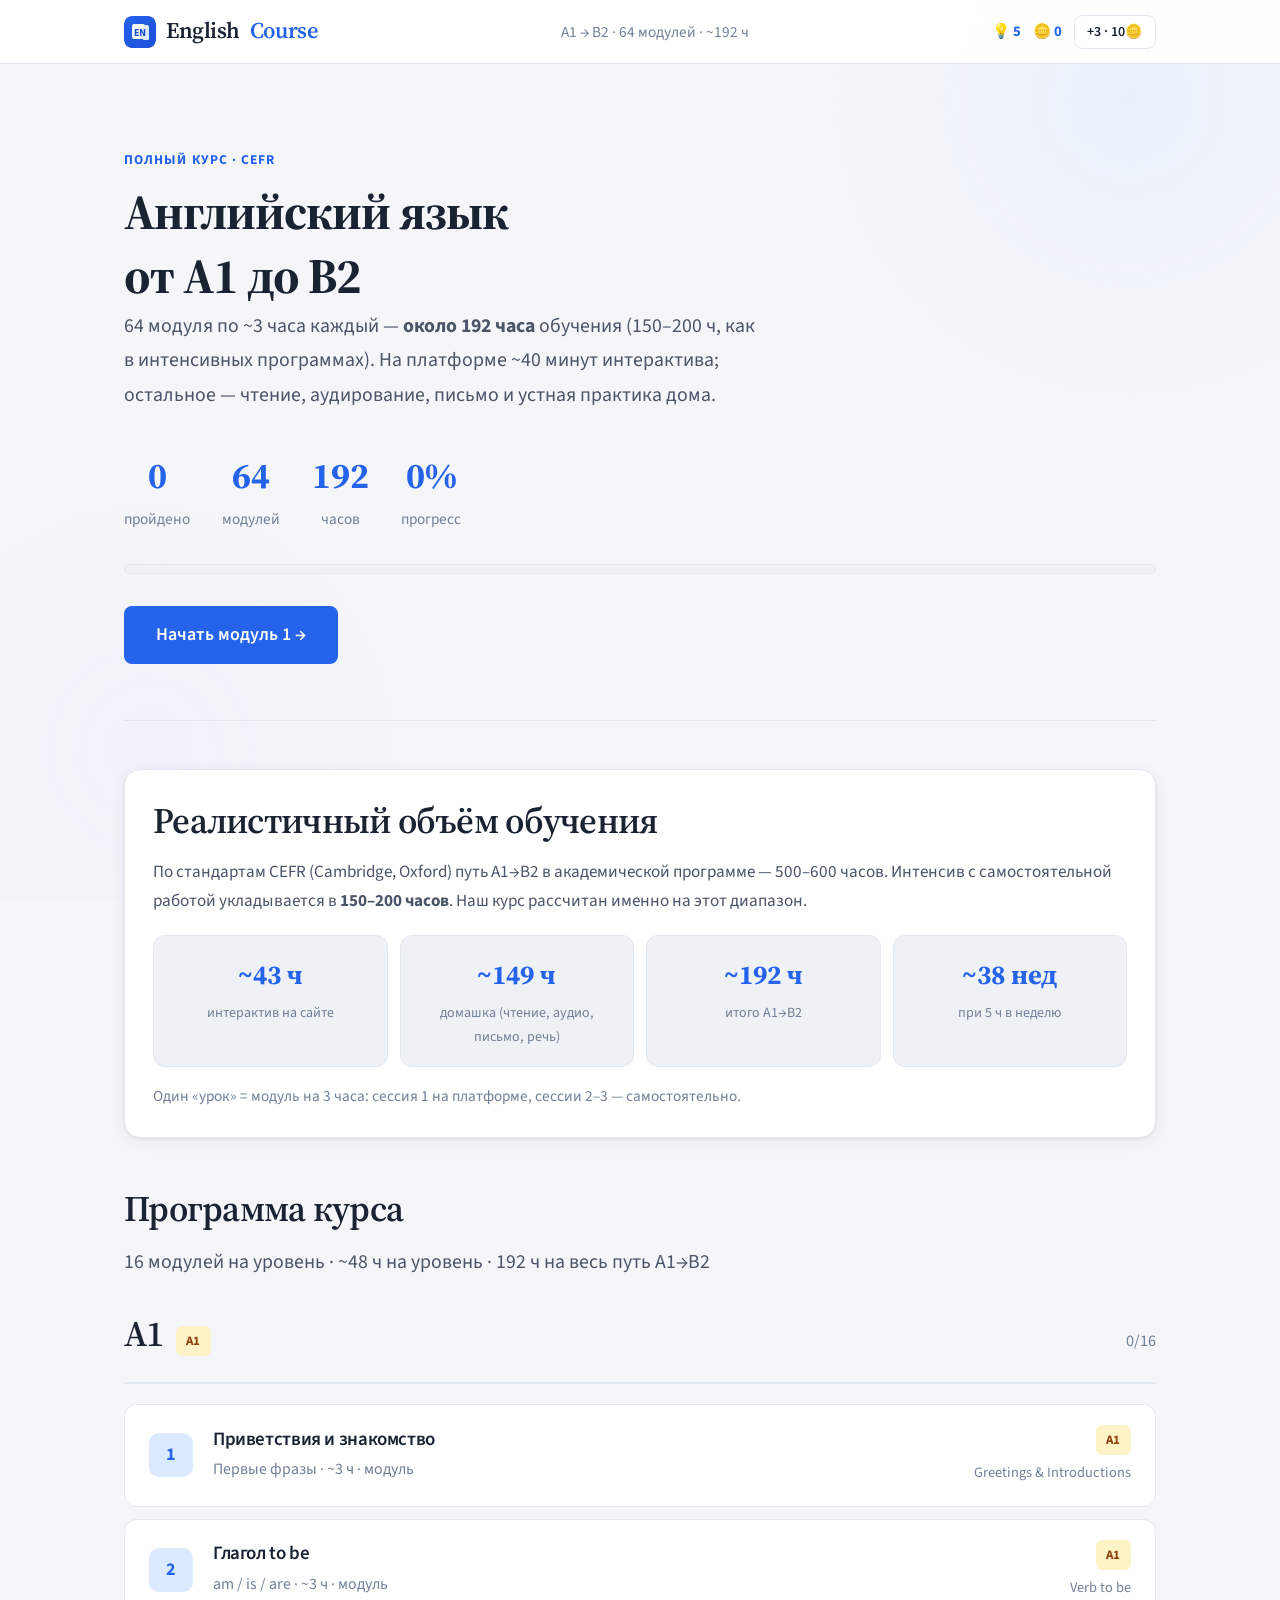
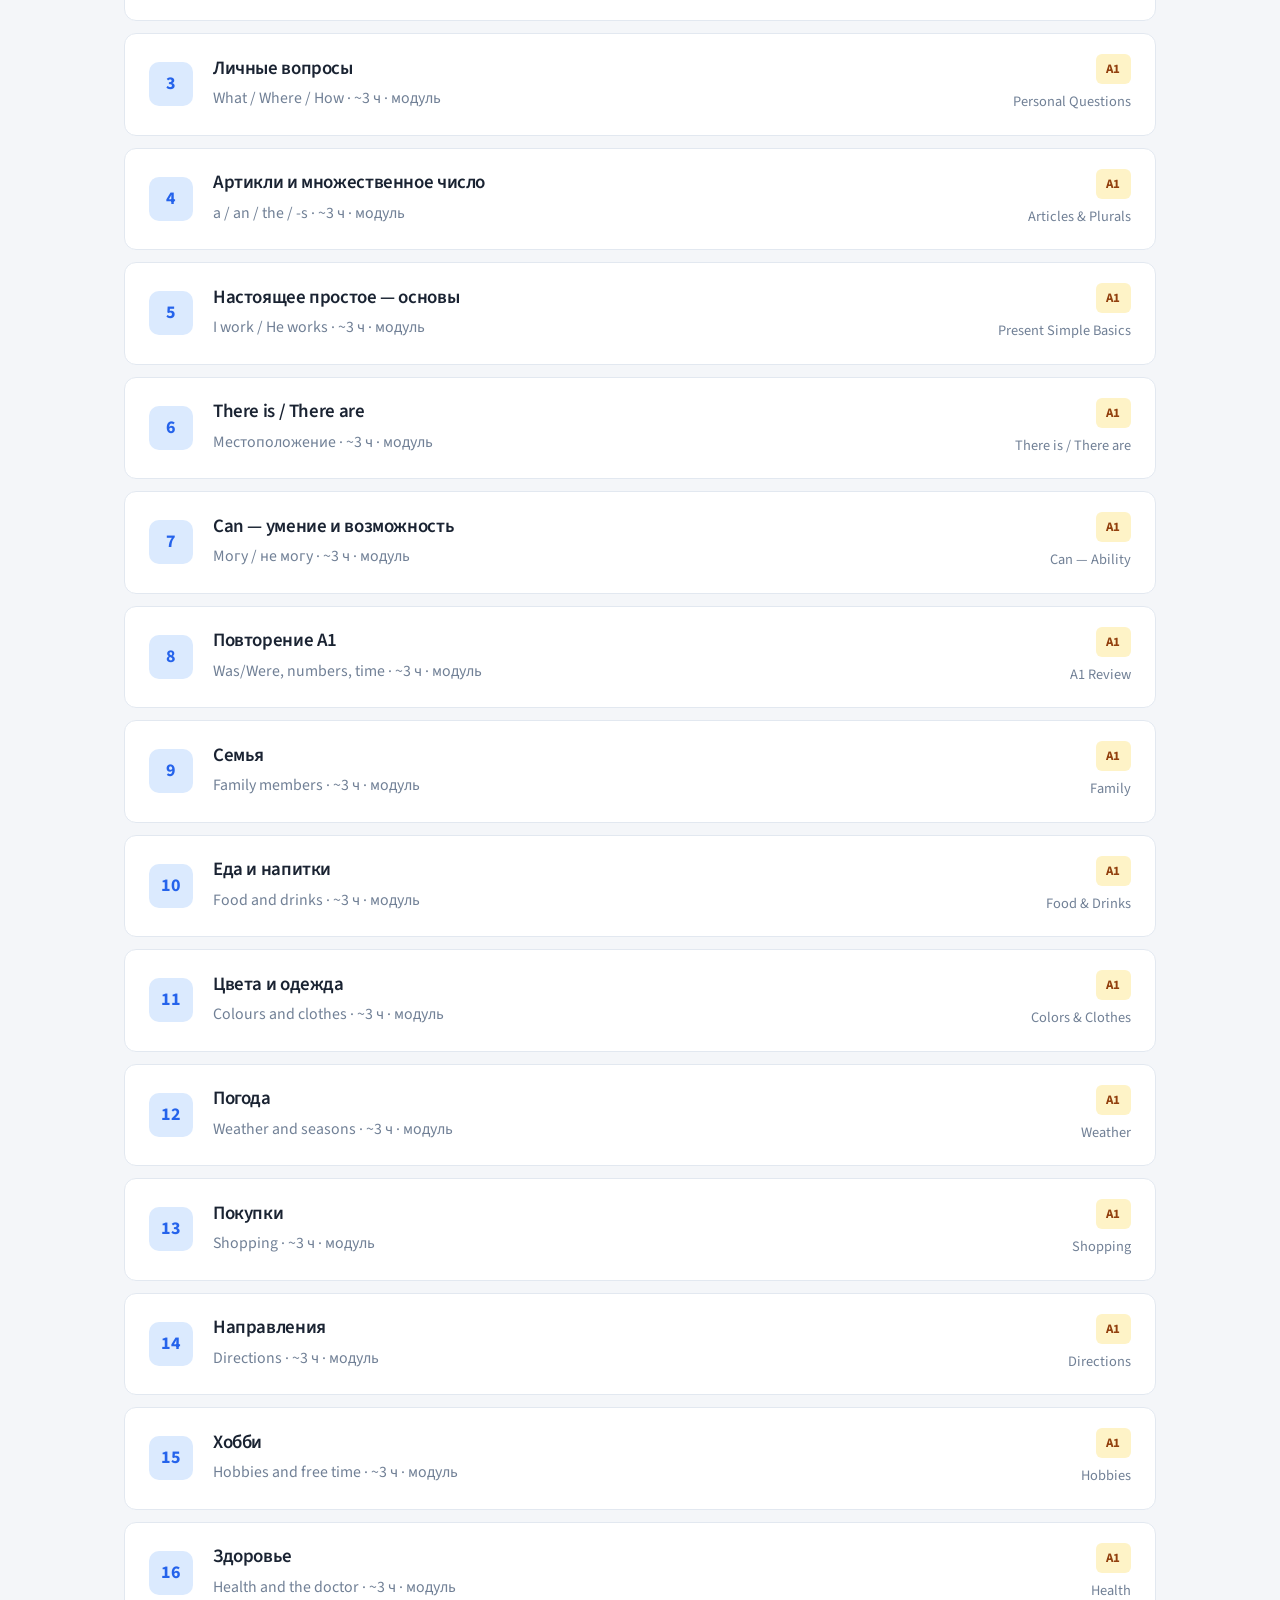
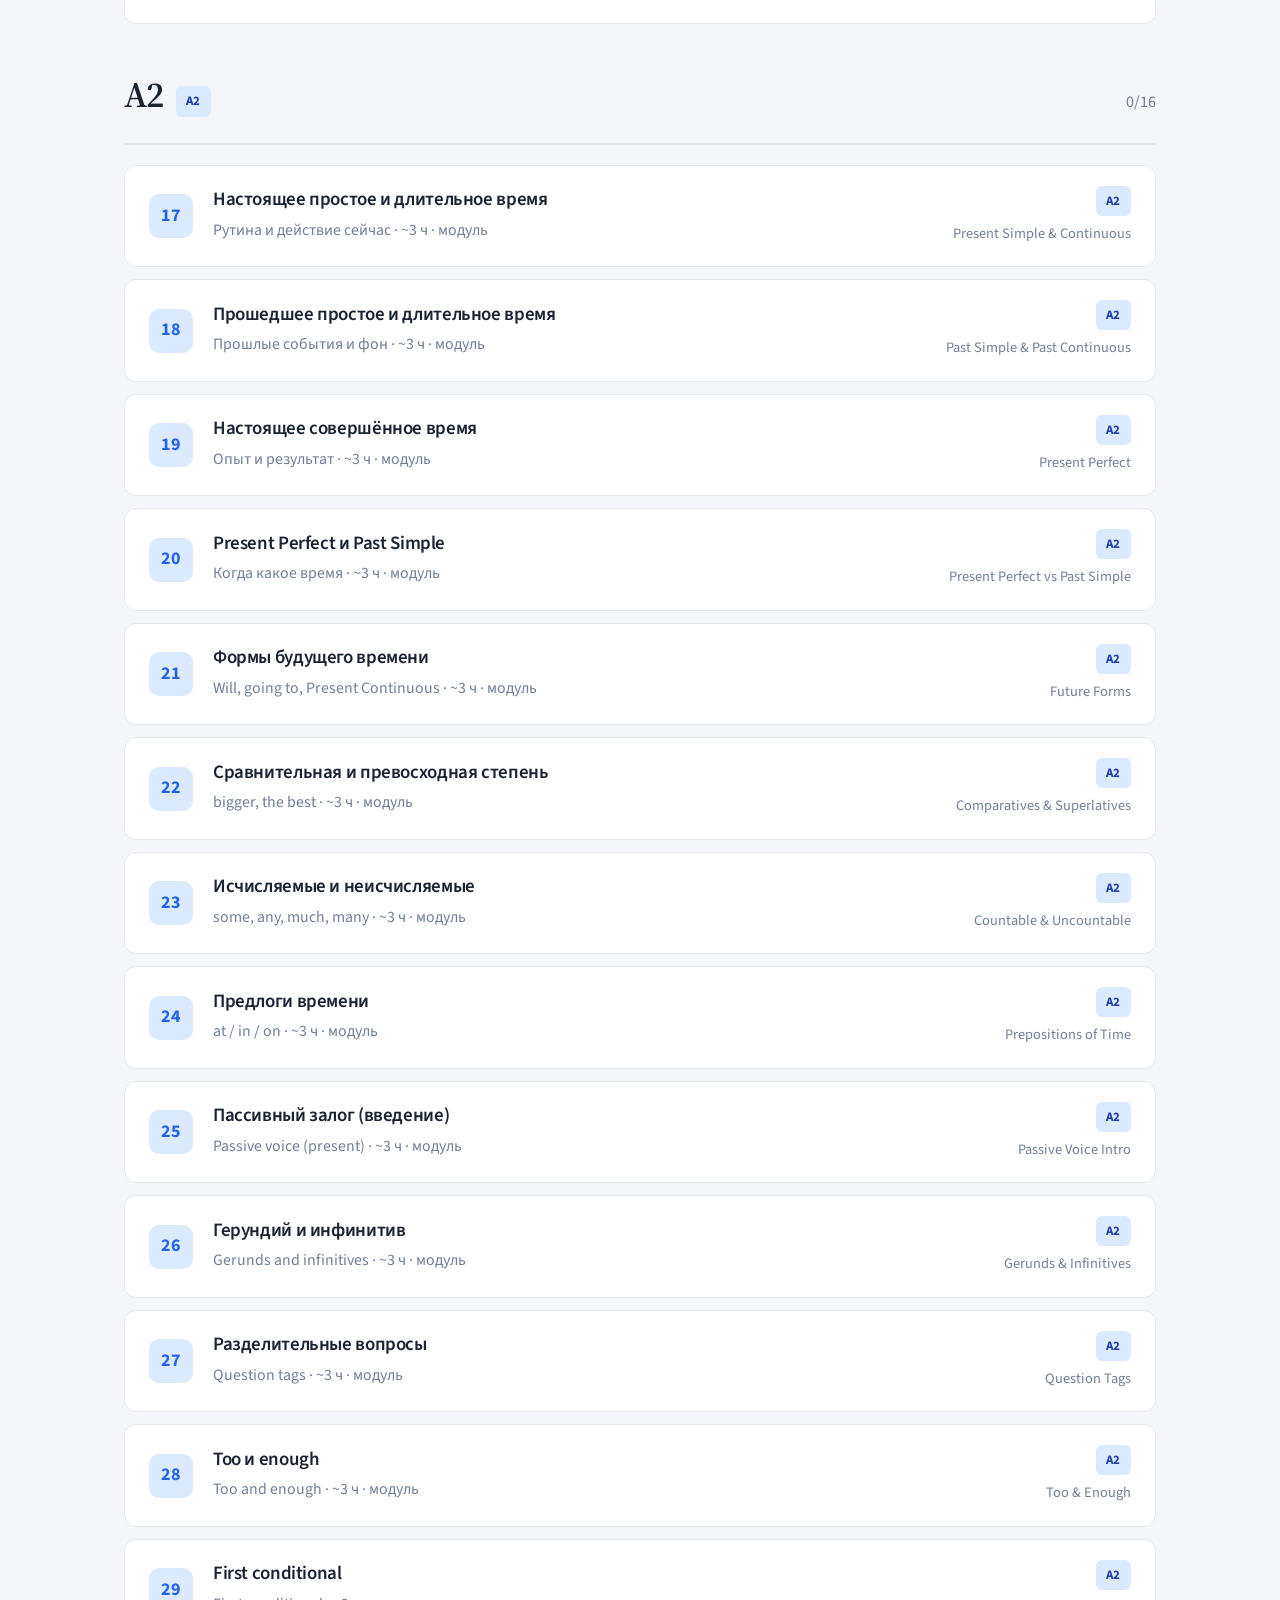
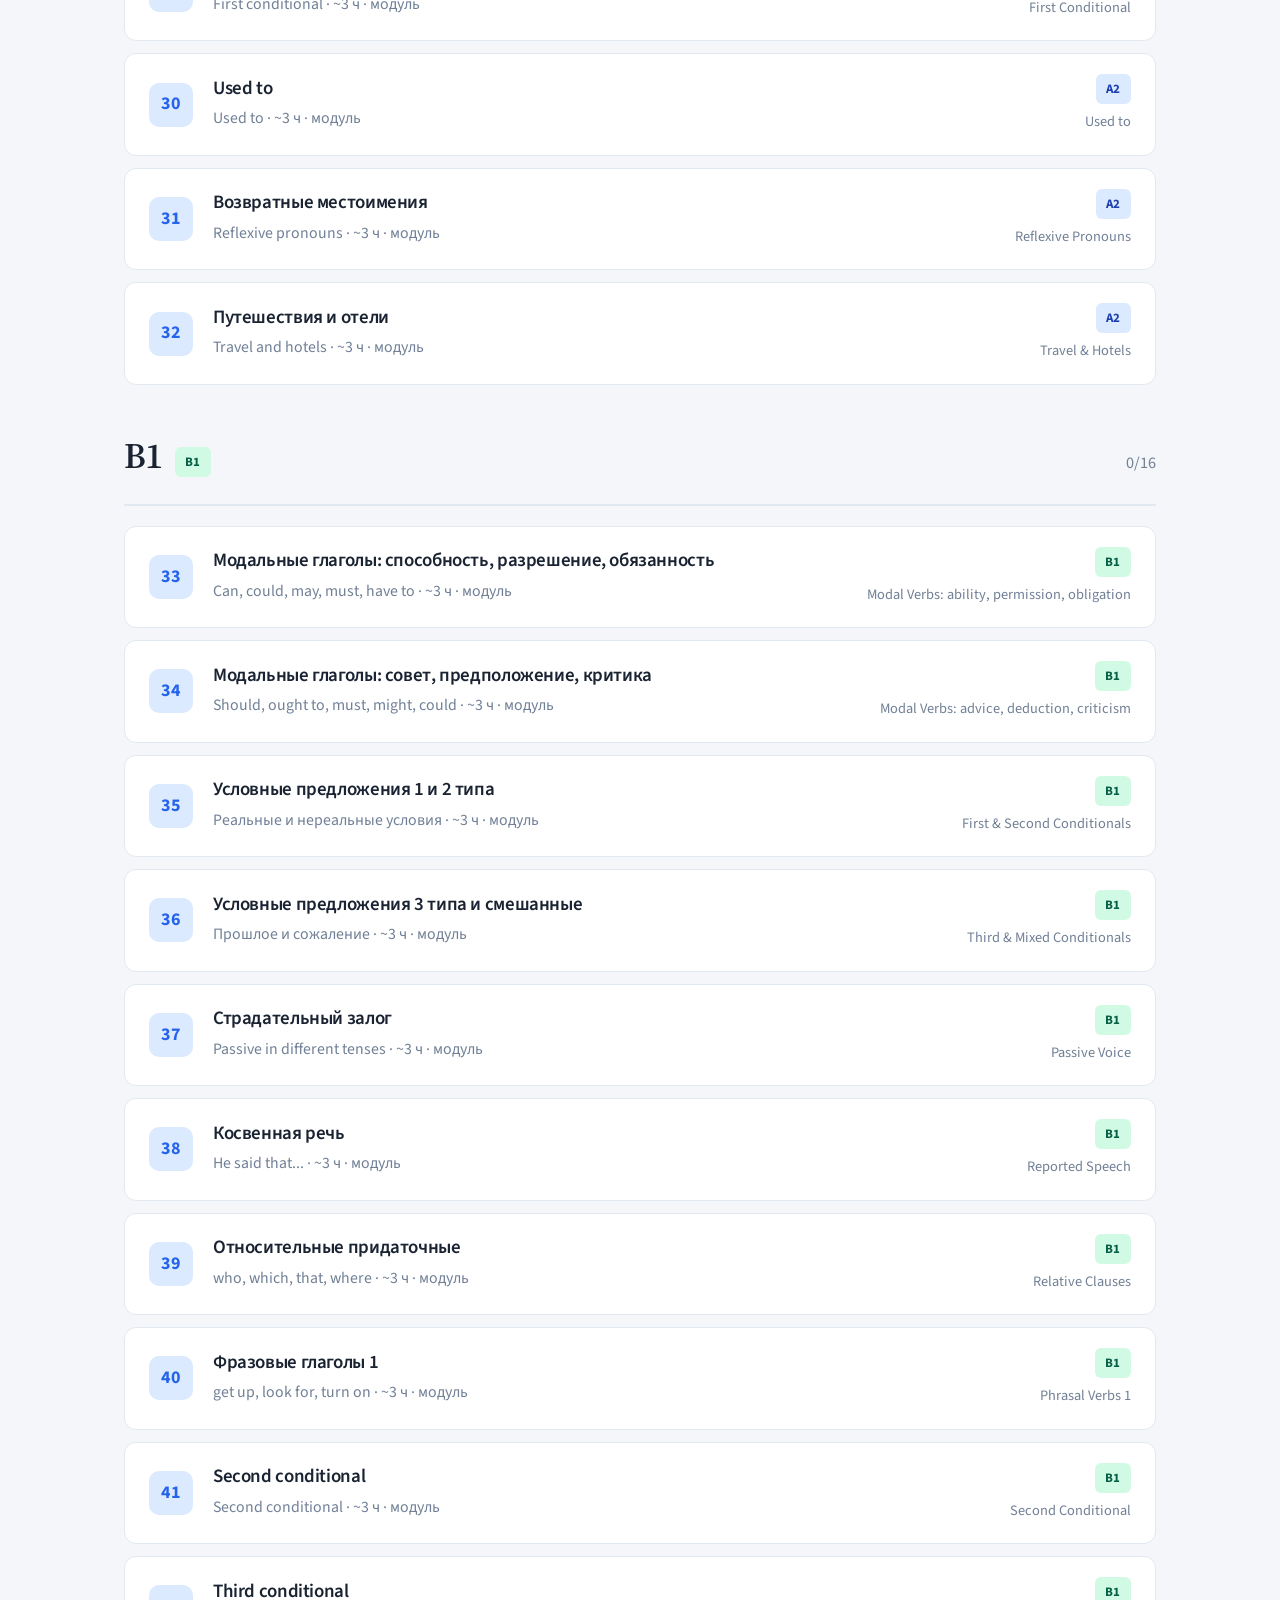
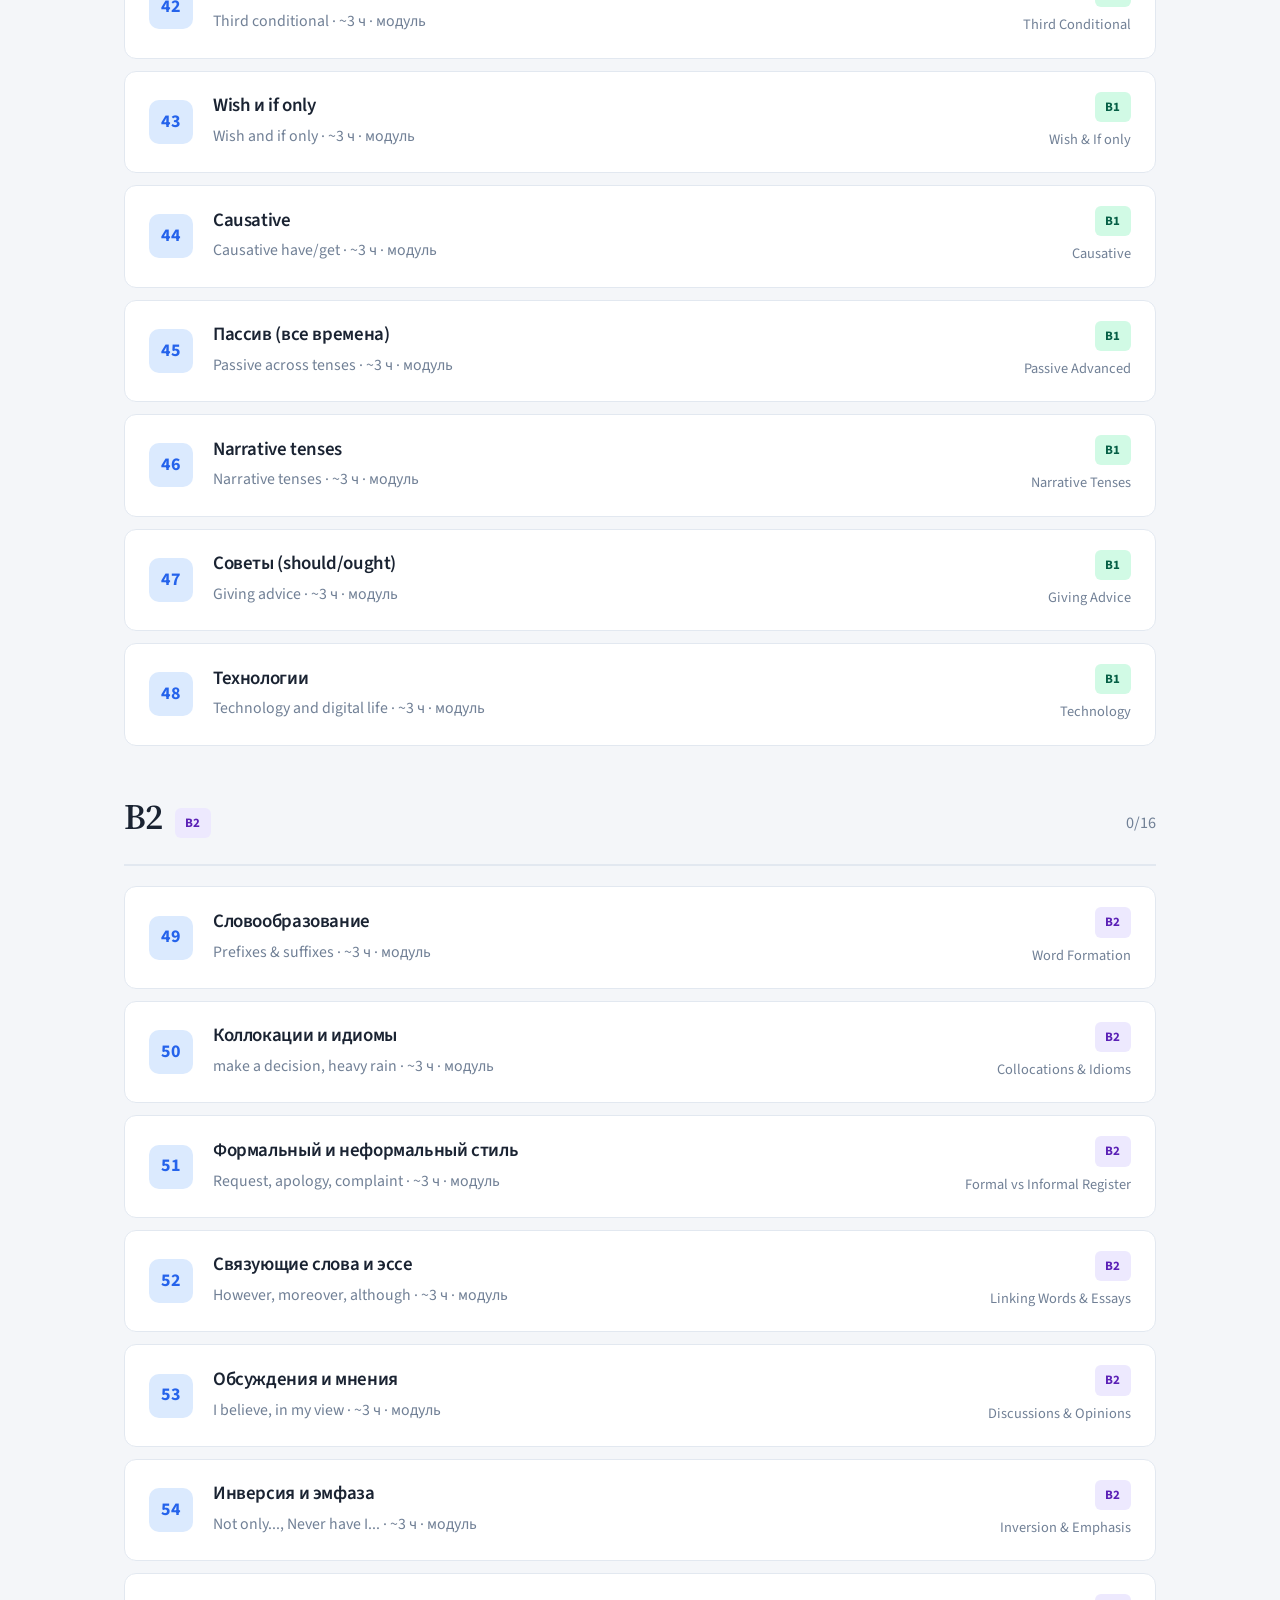
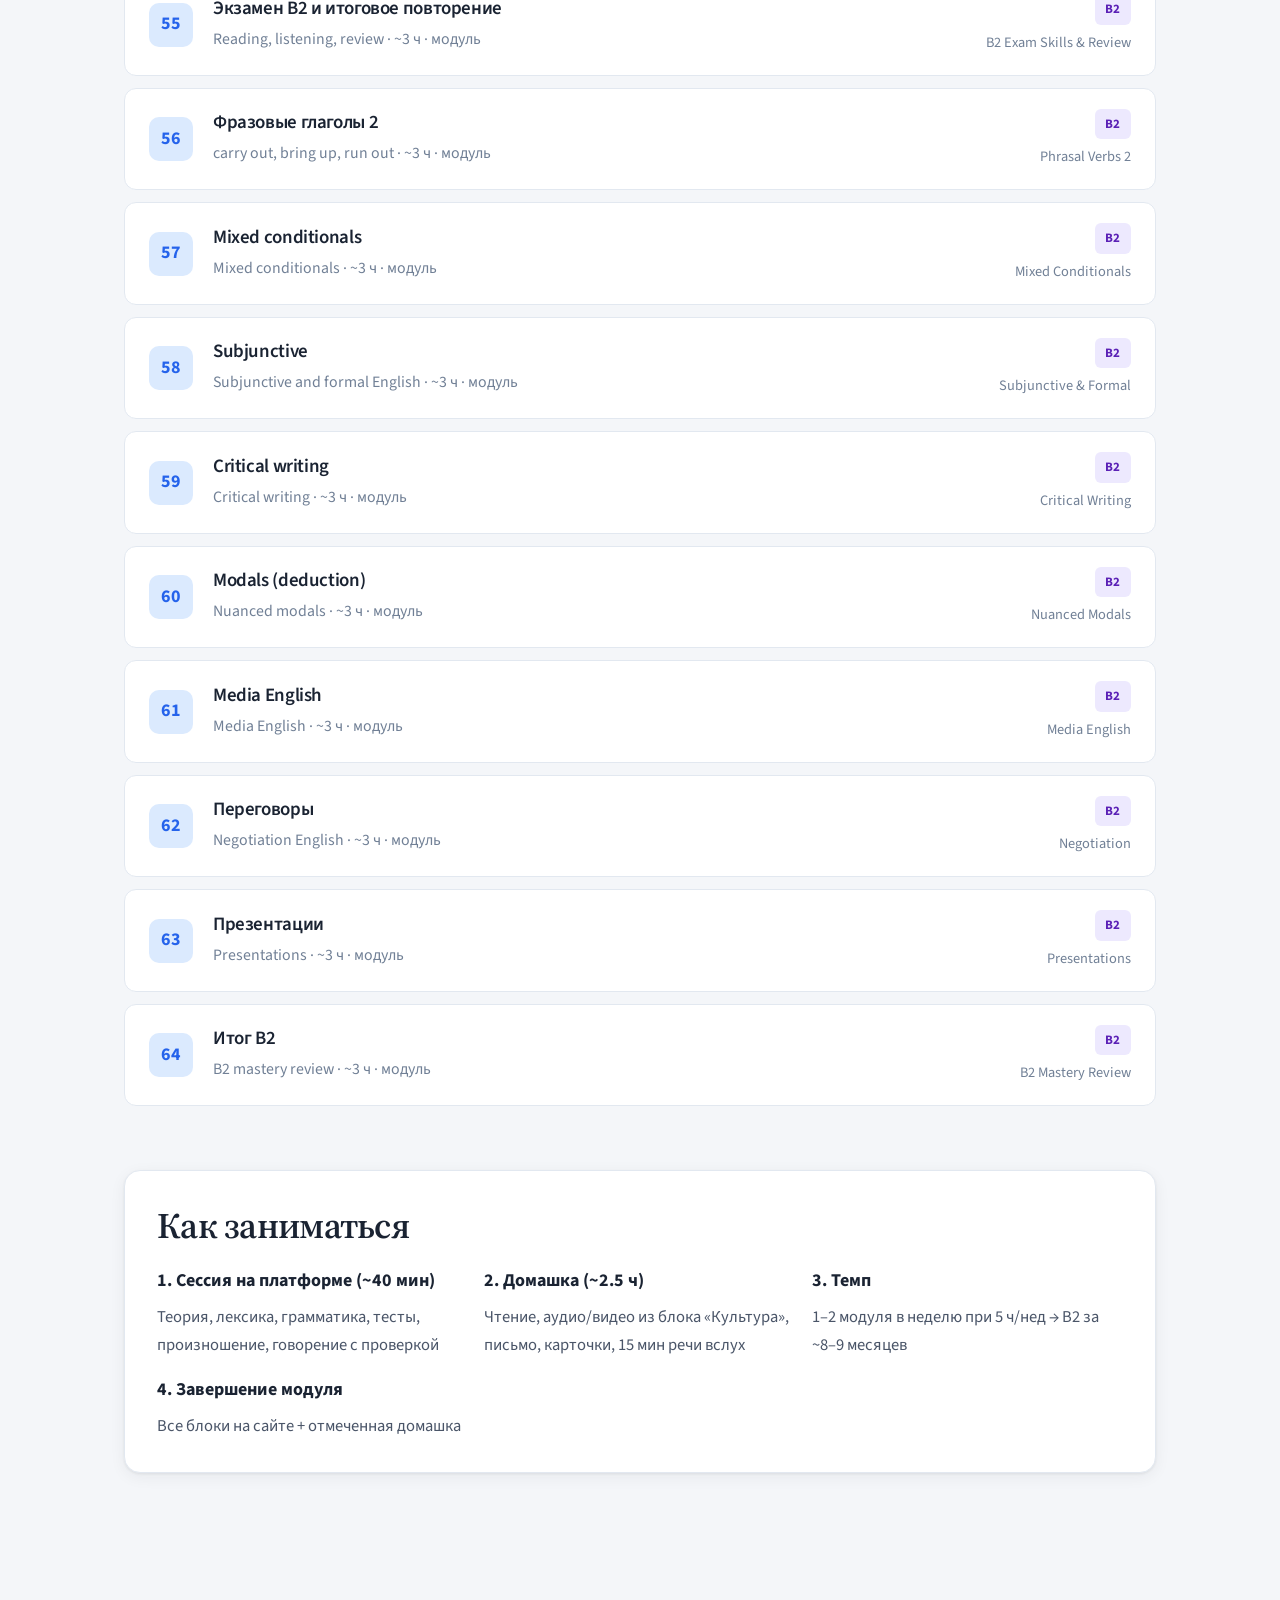
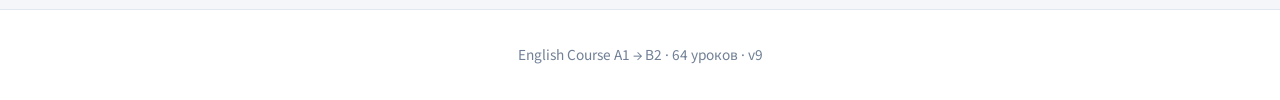
<file: index.html>
<!DOCTYPE html>
<html lang="ru">
<head>
  <meta charset="UTF-8">
  <meta name="viewport" content="width=device-width, initial-scale=1.0">
  <title>English Course A1 → B2</title>
  <link rel="icon" href="assets/favicon.svg" type="image/svg+xml">
  <link rel="apple-touch-icon" href="assets/apple-touch-icon.svg">
  <link rel="preconnect" href="https://fonts.googleapis.com">
  <link rel="preconnect" href="https://fonts.gstatic.com" crossorigin>
  <link href="https://fonts.googleapis.com/css2?family=Source+Sans+3:ital,wght@0,400;0,500;0,600;0,700;1,400&family=Source+Serif+4:ital,wght@0,600;0,700;1,400&display=swap" rel="stylesheet">
  <link rel="stylesheet" href="assets/course.css?v=9">
</head>
<body>
  <div class="bg-accent"><div class="shape s1"></div><div class="shape s2"></div></div>

  <header class="site-header">
    <div class="header-inner">
      <a href="index.html" class="logo">
        <img src="assets/favicon.svg" alt="" class="logo-icon" width="32" height="32">
        English <span>Course</span>
      </a>
      <span id="courseSubtitle" style="font-size:0.85rem;color:var(--text-muted)">A1 → B2</span>
      <div class="wallet-bar wallet-bar-compact" id="walletBar">
        <span class="wallet-item" title="Подсказки">💡 <strong id="hintBalance">5</strong></span>
        <span class="wallet-item" title="Монеты">🪙 <strong id="coinBalance">0</strong></span>
        <button type="button" class="btn btn-secondary btn-sm" id="buyHintsBtn">+3 · 10🪙</button>
      </div>
    </div>
  </header>

  <main class="container">
    <section class="hero">
      <span class="section-tag">Полный курс · CEFR</span>
      <h1>Английский язык<br>от A1 до B2</h1>
      <p class="lead">64 модуля по ~3 часа каждый — <strong>около 192 часа</strong> обучения (150–200 ч, как в интенсивных программах). На платформе ~40 минут интерактива; остальное — чтение, аудирование, письмо и устная практика дома.</p>

      <div class="hero-stats">
        <div class="stat"><div class="stat-value" id="statDone">0</div><div class="stat-label">пройдено</div></div>
        <div class="stat"><div class="stat-value" id="statTotal">64</div><div class="stat-label">модулей</div></div>
        <div class="stat"><div class="stat-value" id="statHours">192</div><div class="stat-label">часов</div></div>
        <div class="stat"><div class="stat-value" id="progressPct">0%</div><div class="stat-label">прогресс</div></div>
      </div>

      <div style="margin-top:32px;background:var(--bg-subtle);border-radius:12px;height:10px;overflow:hidden;border:1px solid var(--border)">
        <div id="progressFill" style="height:100%;background:var(--accent);width:0%;transition:width 0.5s;border-radius:12px"></div>
      </div>

      <div style="margin-top:32px">
        <a href="lesson.html?id=1" class="btn btn-primary" style="font-size:1rem;padding:14px 32px">Начать модуль 1 →</a>
      </div>
    </section>

    <section style="margin-bottom:48px">
      <div class="card" style="padding:28px">
        <h2 style="margin-bottom:12px">Реалистичный объём обучения</h2>
        <p style="color:var(--text-secondary);font-size:0.95rem;margin-bottom:20px">По стандартам CEFR (Cambridge, Oxford) путь A1→B2 в академической программе — 500–600 часов. Интенсив с самостоятельной работой укладывается в <strong>150–200 часов</strong>. Наш курс рассчитан именно на этот диапазон.</p>
        <div class="hours-grid">
          <div class="hours-cell"><div class="hours-val">~43 ч</div><div class="hours-lbl">интерактив на сайте</div></div>
          <div class="hours-cell"><div class="hours-val">~149 ч</div><div class="hours-lbl">домашка (чтение, аудио, письмо, речь)</div></div>
          <div class="hours-cell"><div class="hours-val">~192 ч</div><div class="hours-lbl">итого A1→B2</div></div>
          <div class="hours-cell"><div class="hours-val">~38 нед</div><div class="hours-lbl">при 5 ч в неделю</div></div>
        </div>
        <p style="color:var(--text-muted);font-size:0.85rem;margin-top:16px">Один «урок» = модуль на 3 часа: сессия 1 на платформе, сессии 2–3 — самостоятельно.</p>
      </div>
    </section>

    <section>
      <div class="section-header" style="margin-bottom:32px">
        <h2>Программа курса</h2>
        <p class="lead" id="levelHint" style="margin-top:8px">16 модулей на каждый уровень.</p>
      </div>
      <div id="courseLevels"><p id="courseLoading" style="color:var(--text-muted);padding:24px">Загрузка 64 модулей…</p></div>
    </section>

    <section style="margin-top:64px">
      <div class="card" style="padding:32px">
        <h2 style="margin-bottom:16px">Как заниматься</h2>
        <div class="card-grid">
          <div><strong>1. Сессия на платформе (~40 мин)</strong><p style="color:var(--text-secondary);font-size:0.92rem;margin-top:6px">Теория, лексика, грамматика, тесты, произношение, говорение с проверкой</p></div>
          <div><strong>2. Домашка (~2.5 ч)</strong><p style="color:var(--text-secondary);font-size:0.92rem;margin-top:6px">Чтение, аудио/видео из блока «Культура», письмо, карточки, 15 мин речи вслух</p></div>
          <div><strong>3. Темп</strong><p style="color:var(--text-secondary);font-size:0.92rem;margin-top:6px">1–2 модуля в неделю при 5 ч/нед → B2 за ~8–9 месяцев</p></div>
          <div><strong>4. Завершение модуля</strong><p style="color:var(--text-secondary);font-size:0.92rem;margin-top:6px">Все блоки на сайте + отмеченная домашка</p></div>
        </div>
      </div>
    </section>
  </main>

  <footer class="site-footer" id="footerSubtitle">English Course A1 → B2</footer>

  <script src="assets/curriculum.js?v=9"></script>
  <script src="assets/course.js?v=9"></script>
  <script>renderIndex();</script>
</body>
</html>
</file>
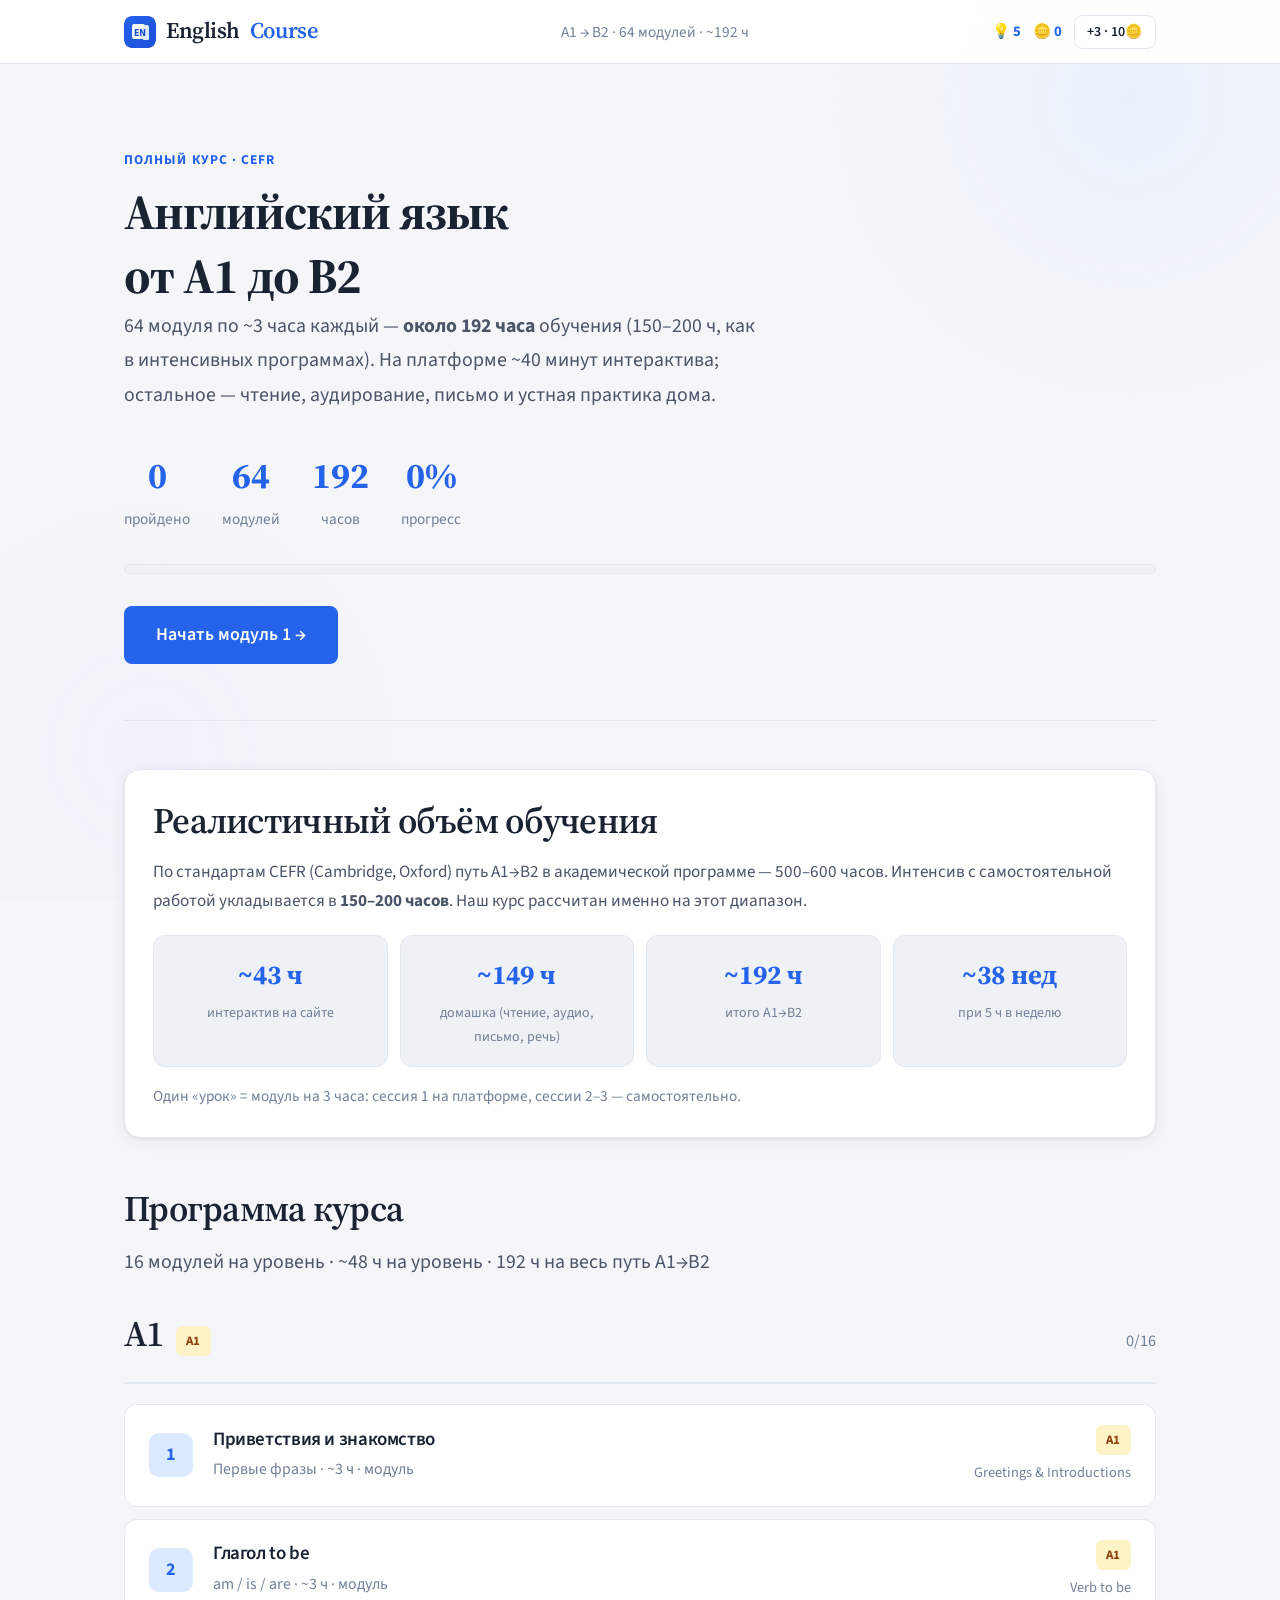
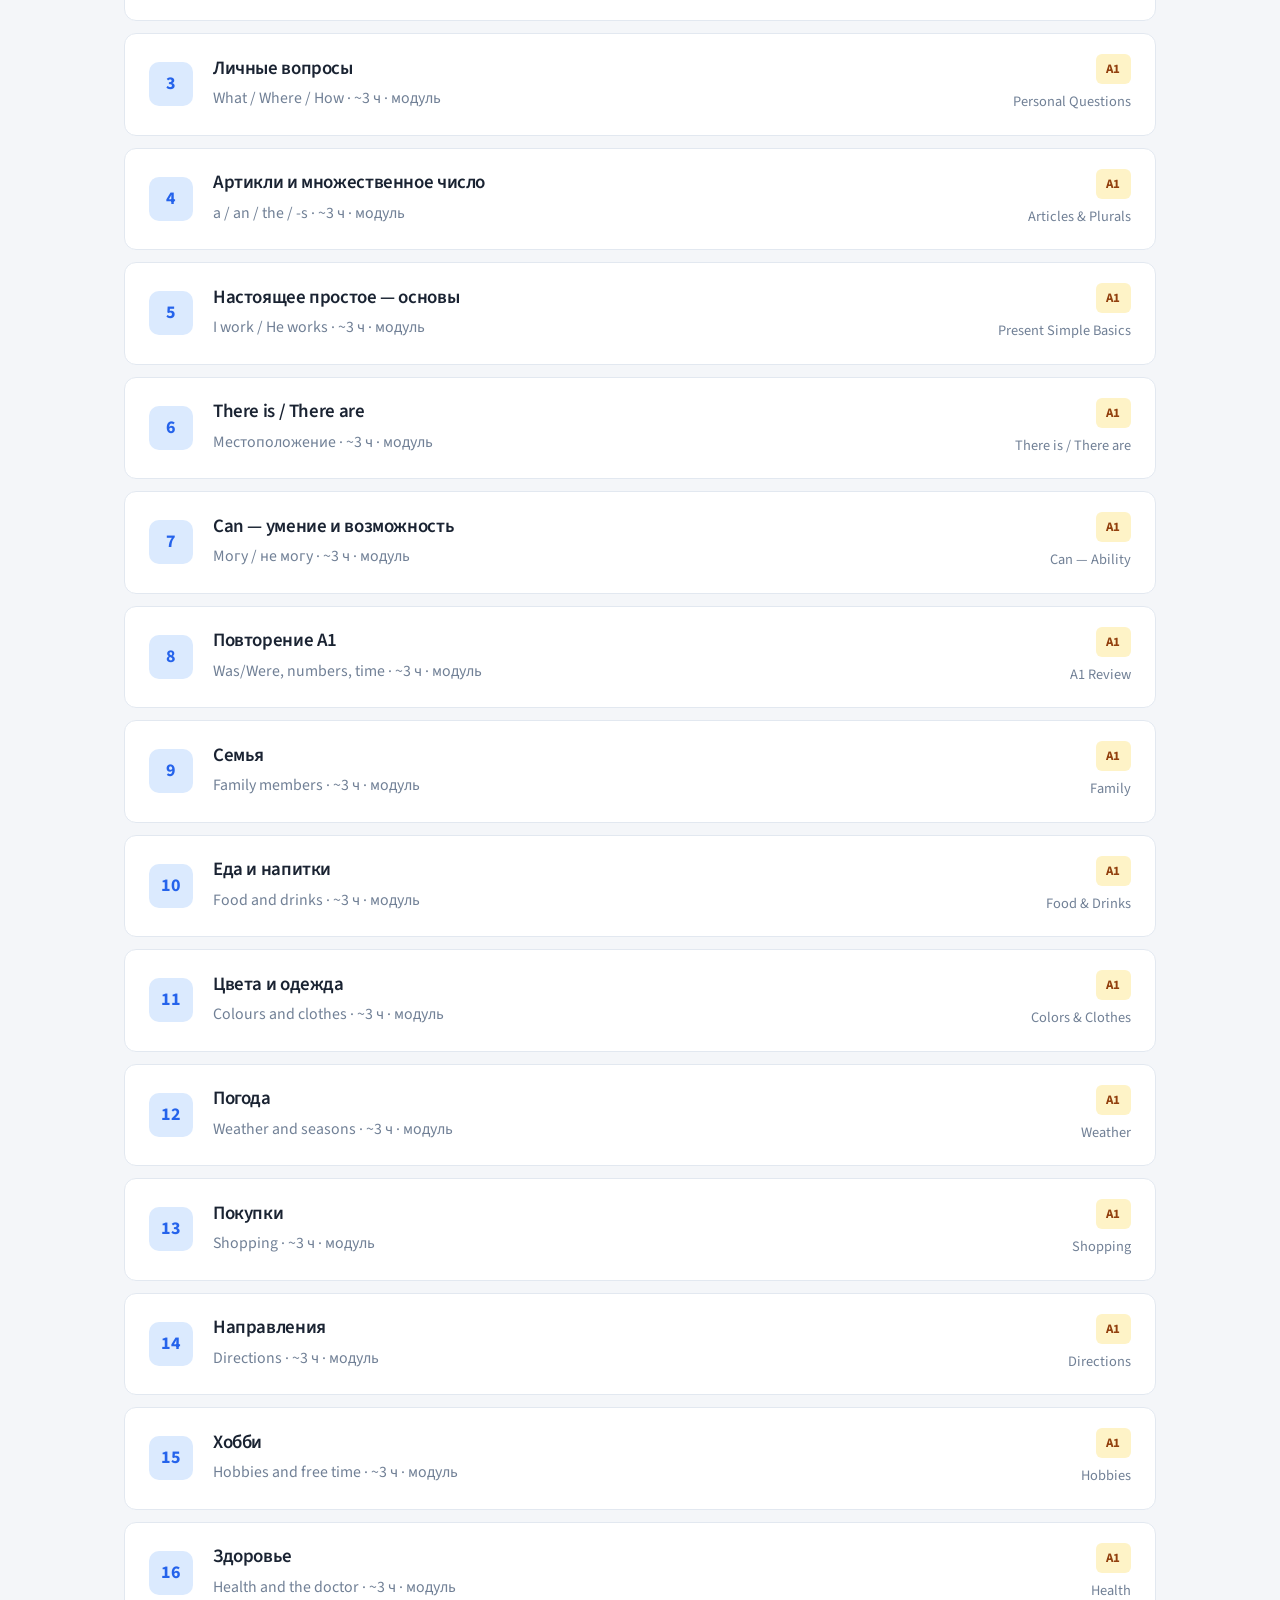
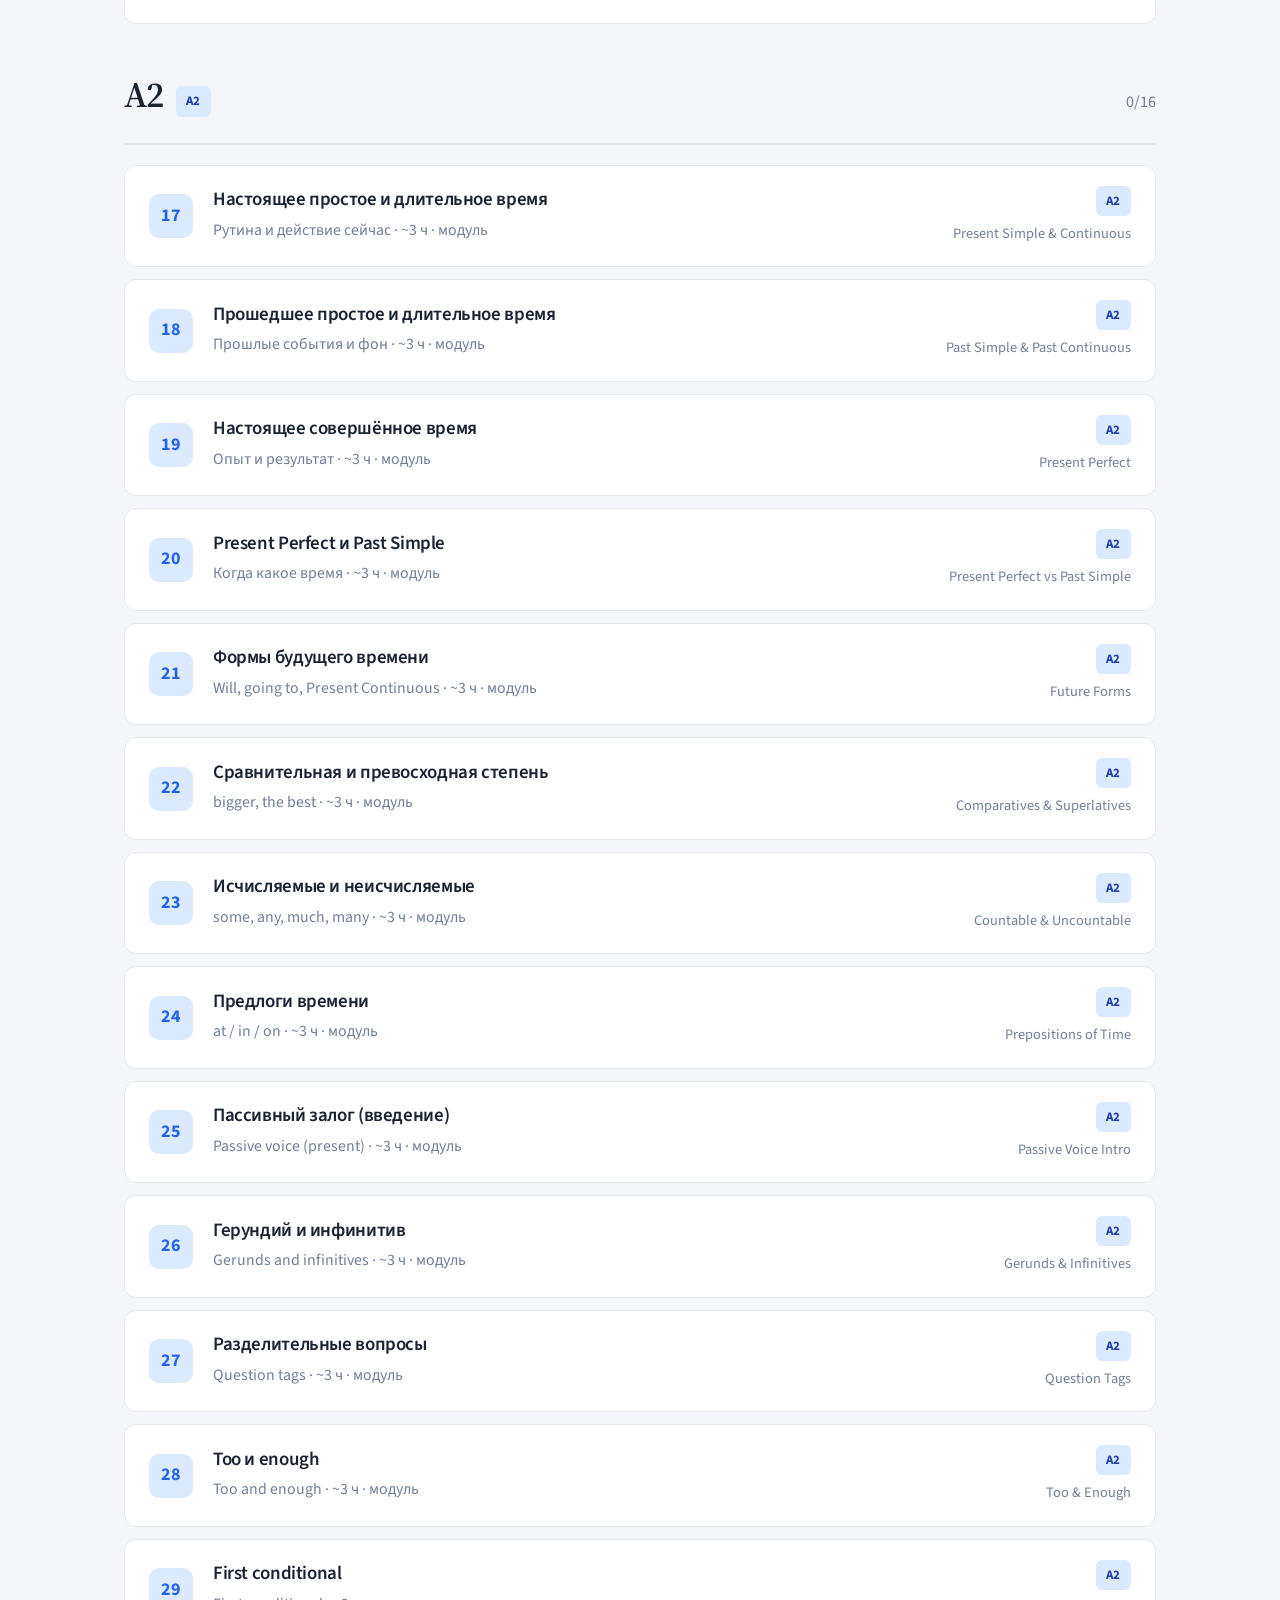
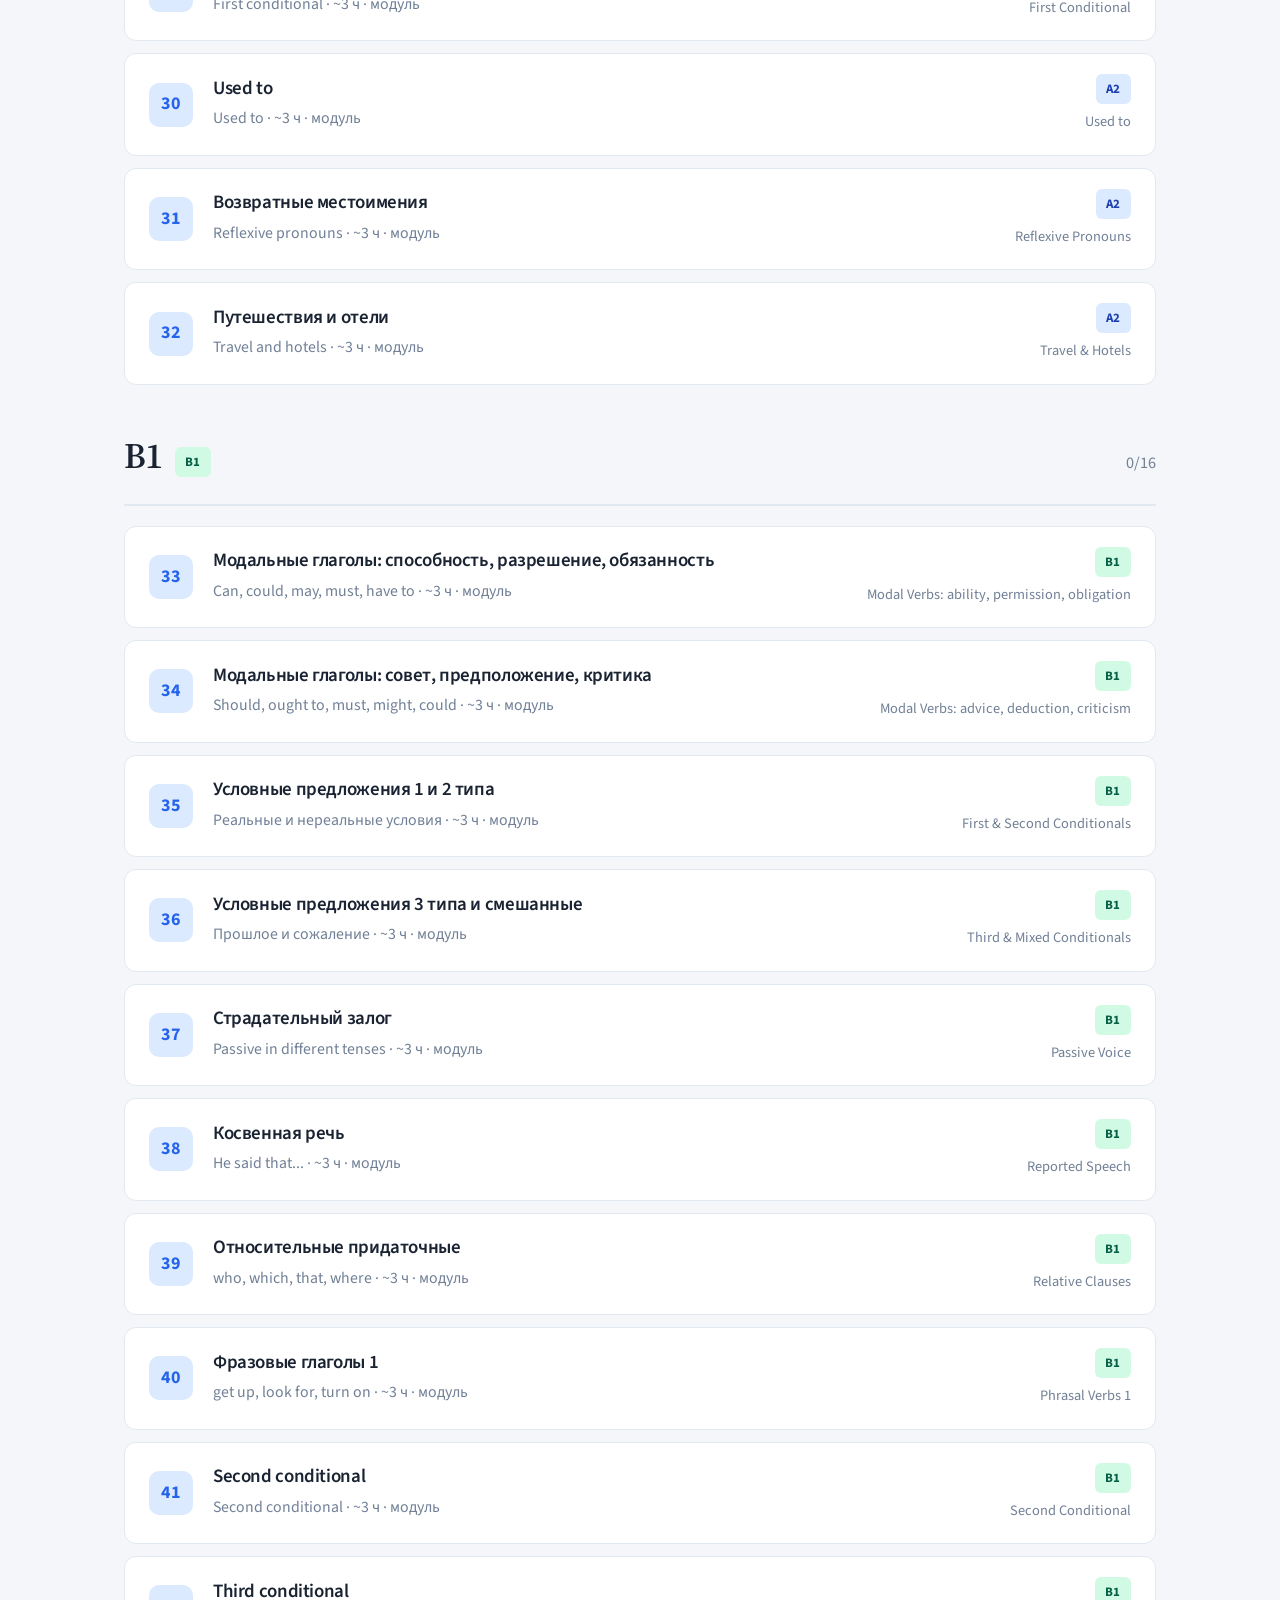
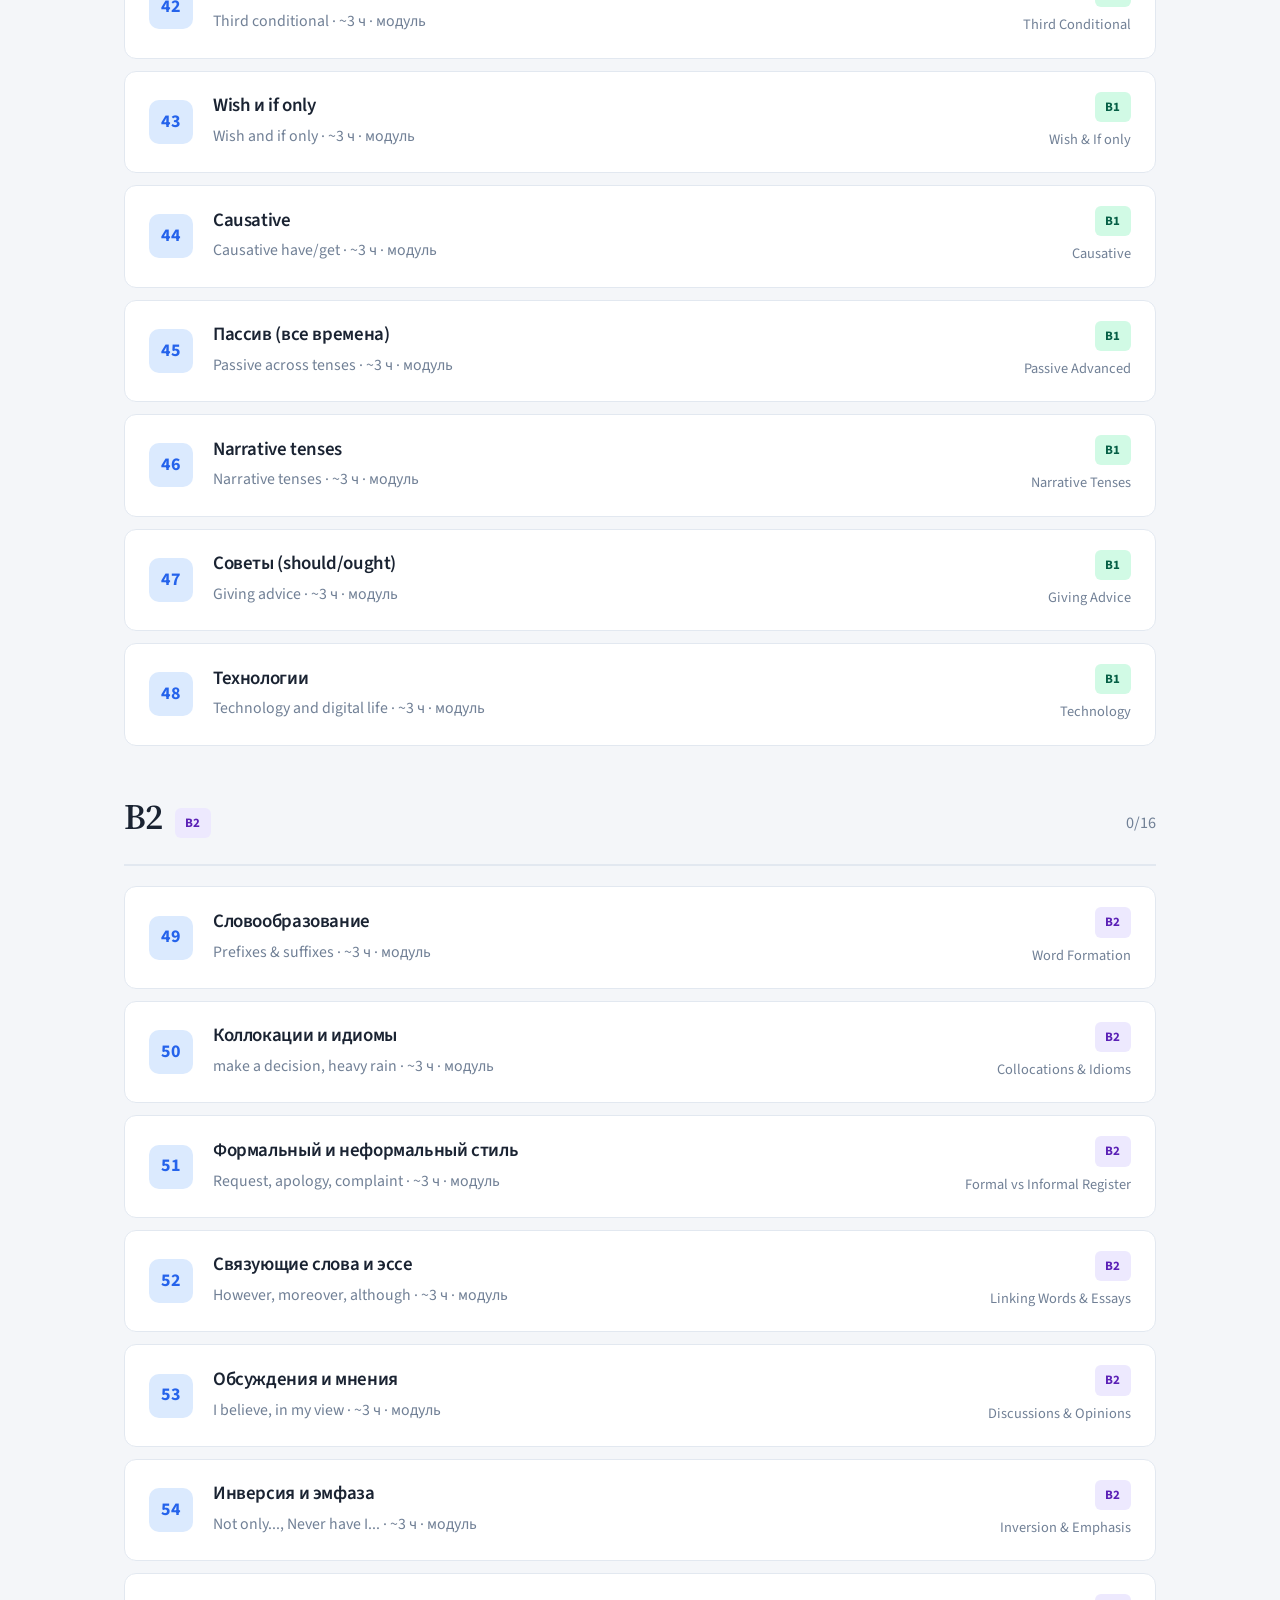
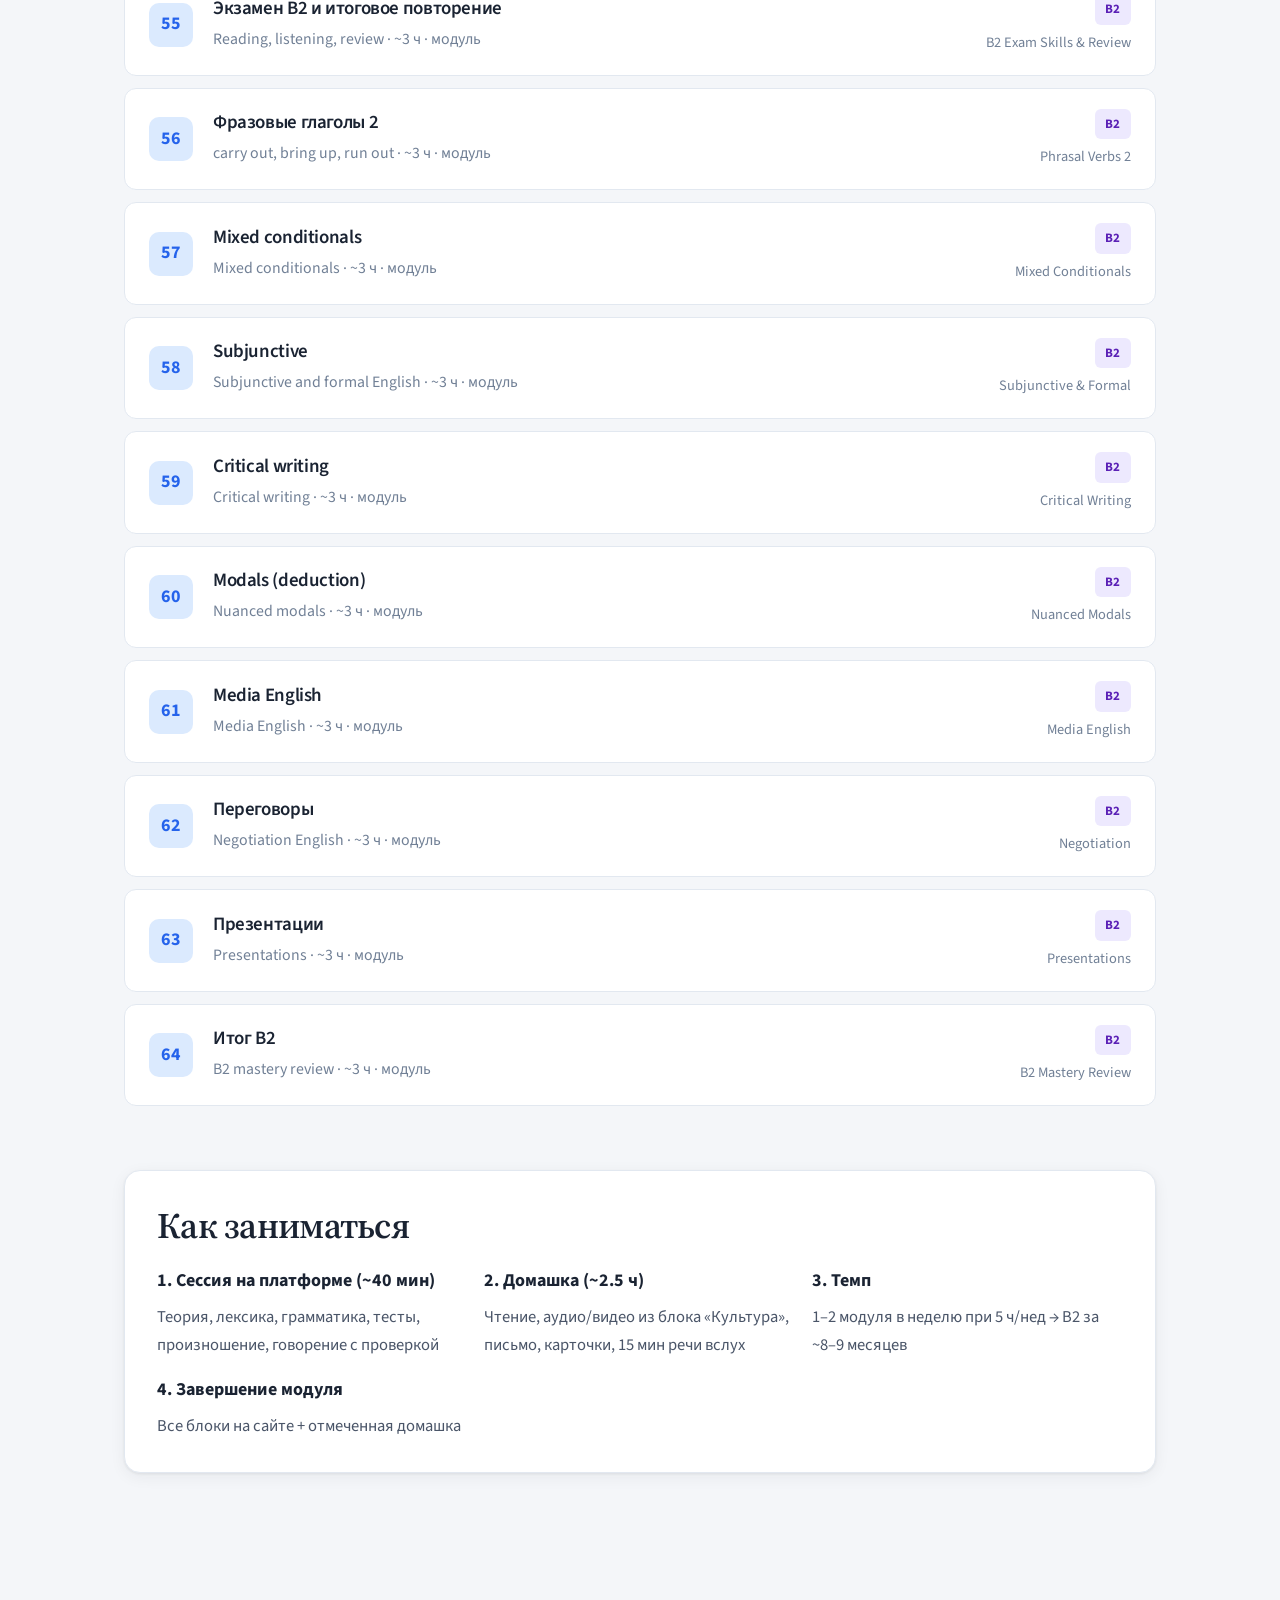
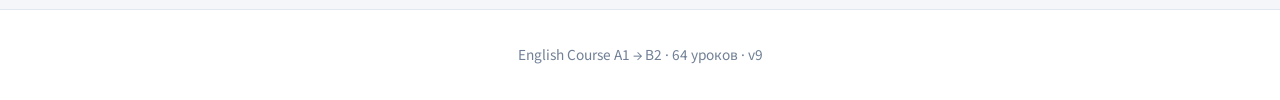
<file: day-01.html>
<!DOCTYPE html>
<html lang="ru">
<head>
  <meta charset="UTF-8">
  <meta http-equiv="refresh" content="0;url=index.html">
  <title>Перенаправление…</title>
</head>
<body>
  <p>Курс обновлён — 64 урока с проверкой ответов.</p>
  <p><a href="index.html">Открыть главную страницу курса</a> · <a href="lesson.html?id=1">Урок 1</a></p>
  <script>location.replace('index.html');</script>
</body>
</html>
</file>
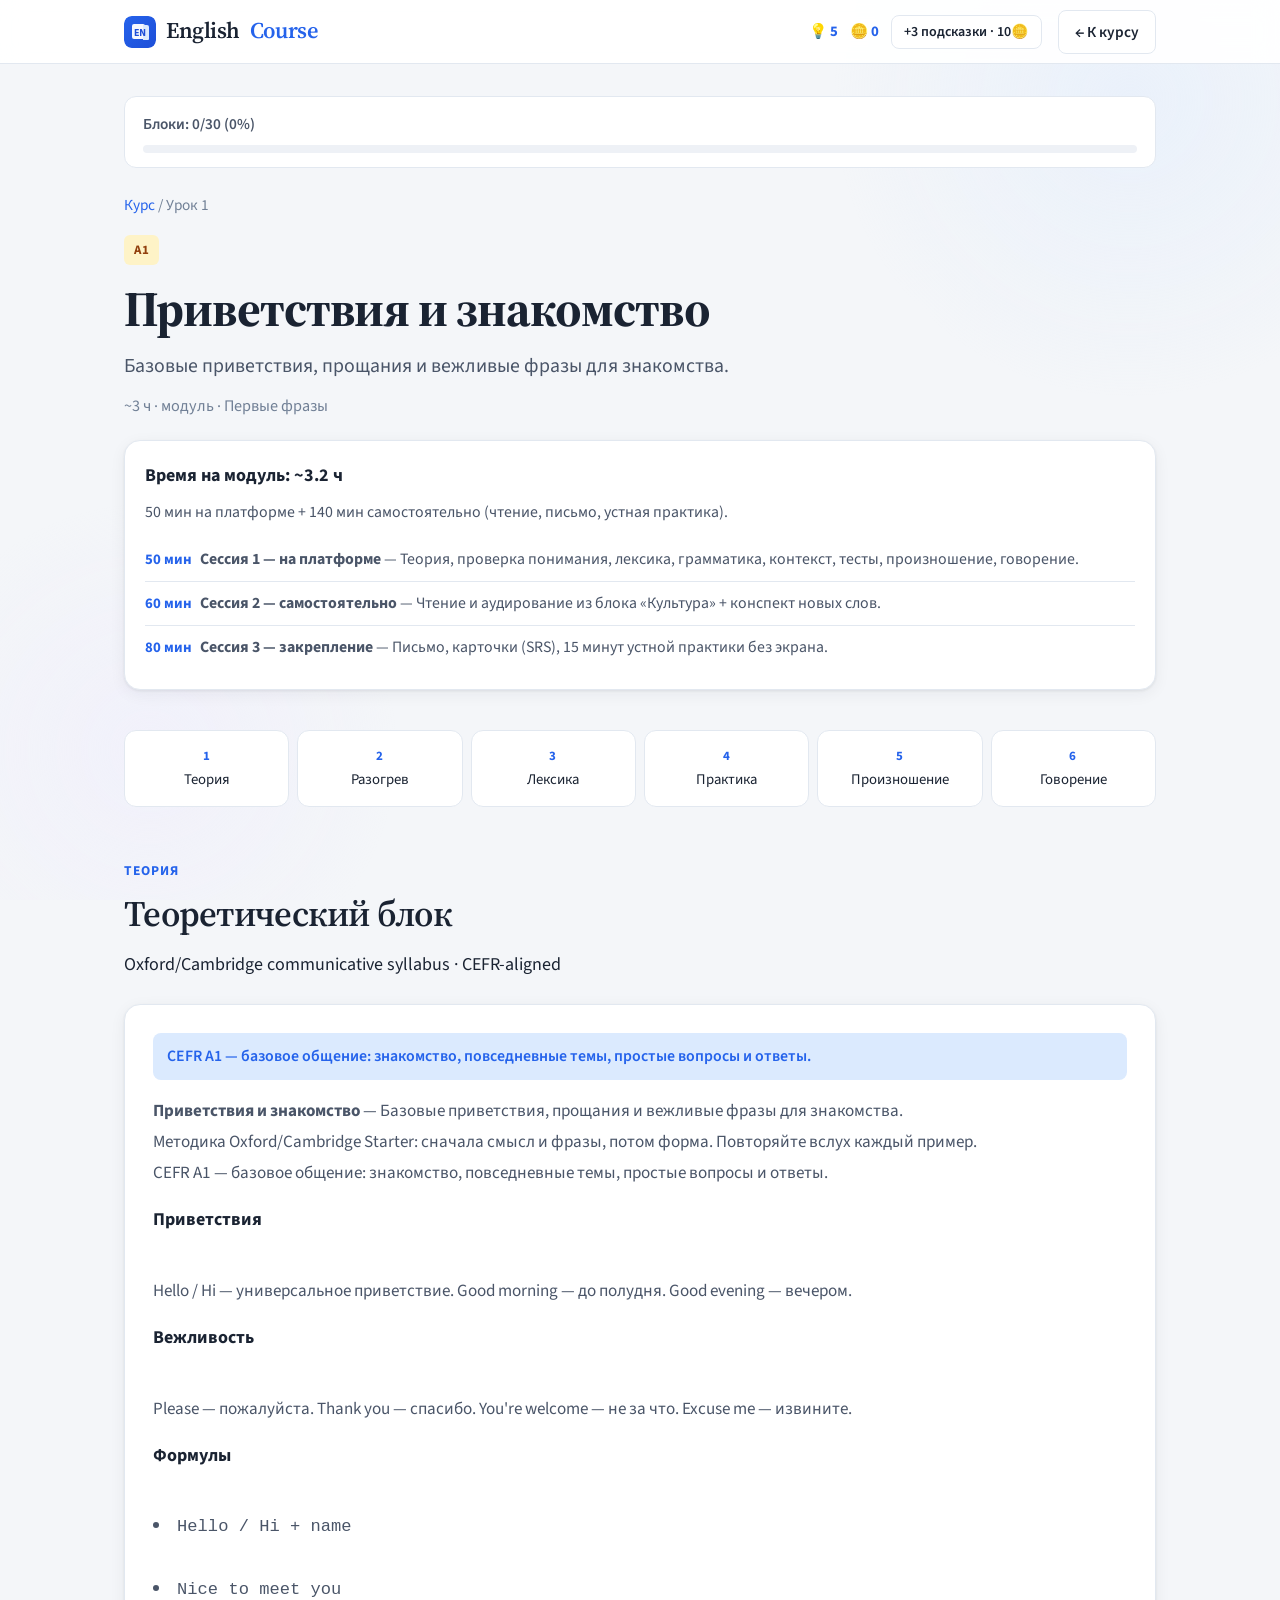
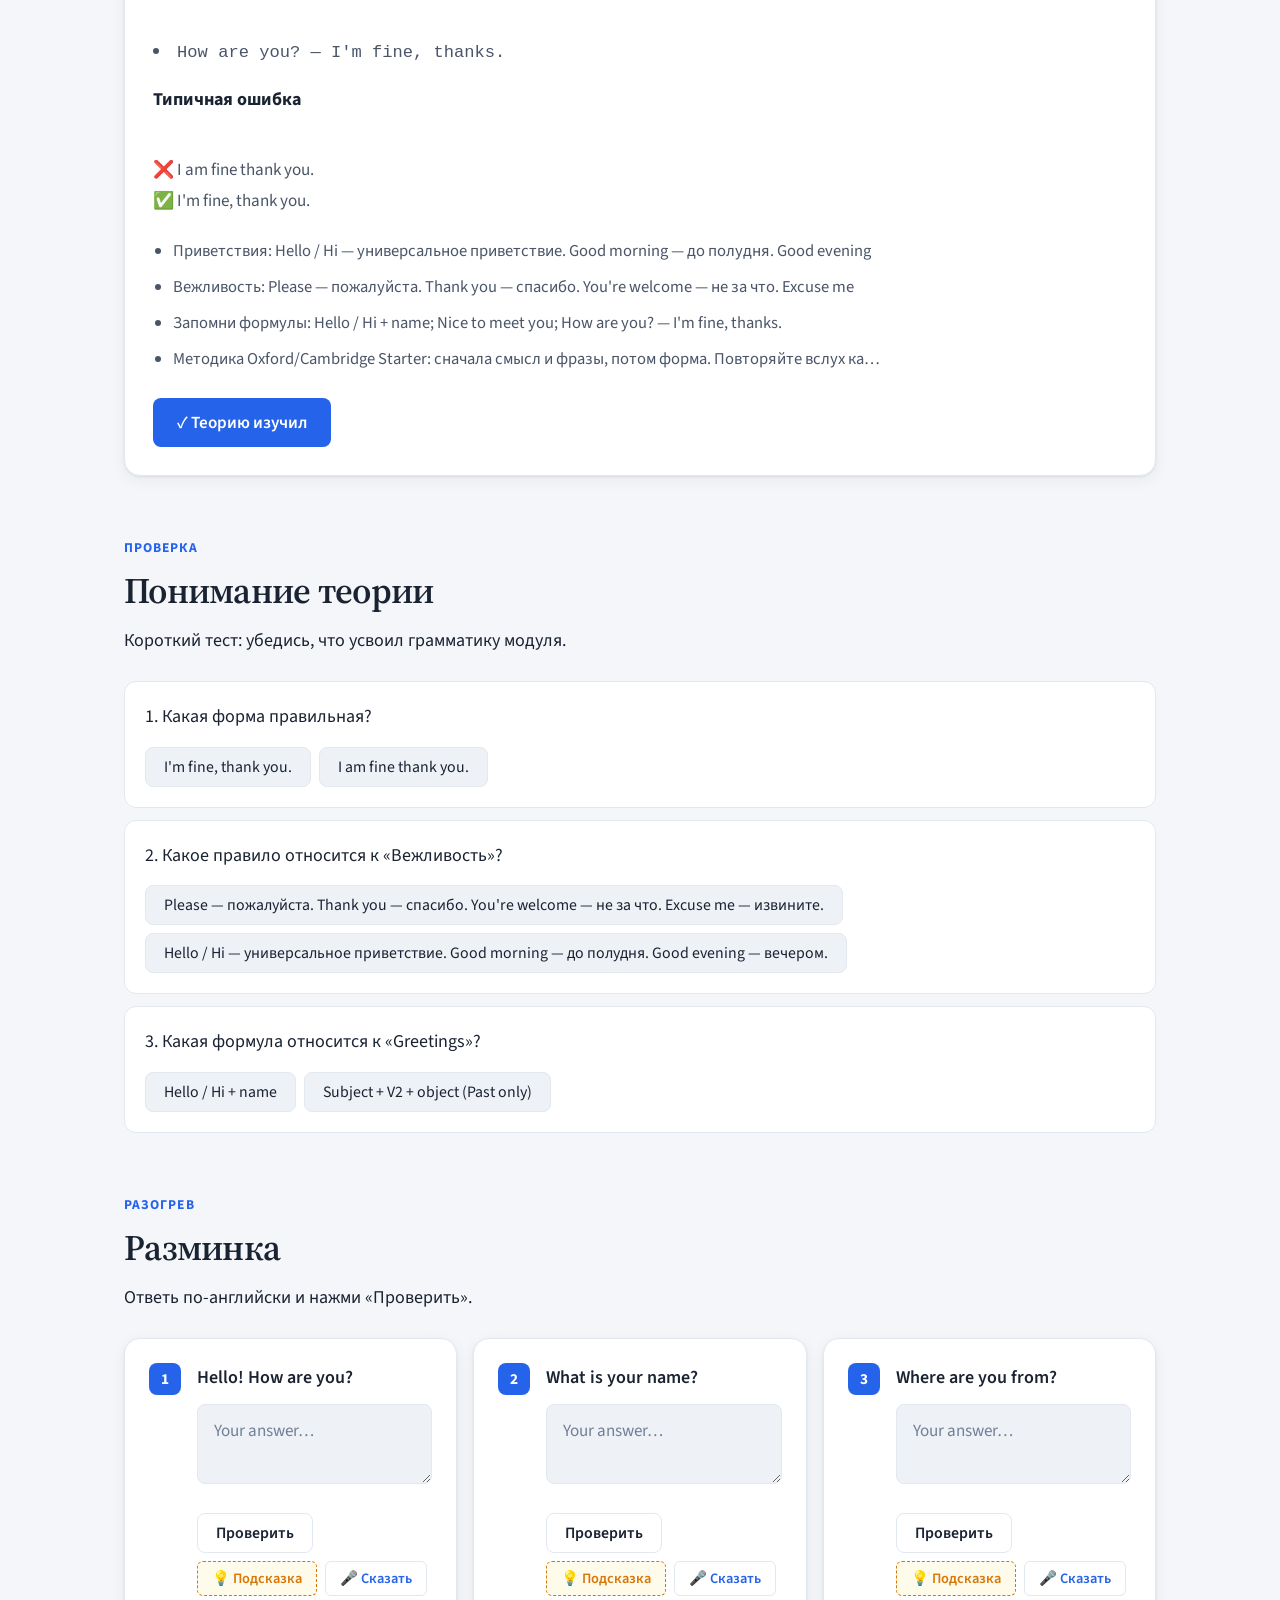
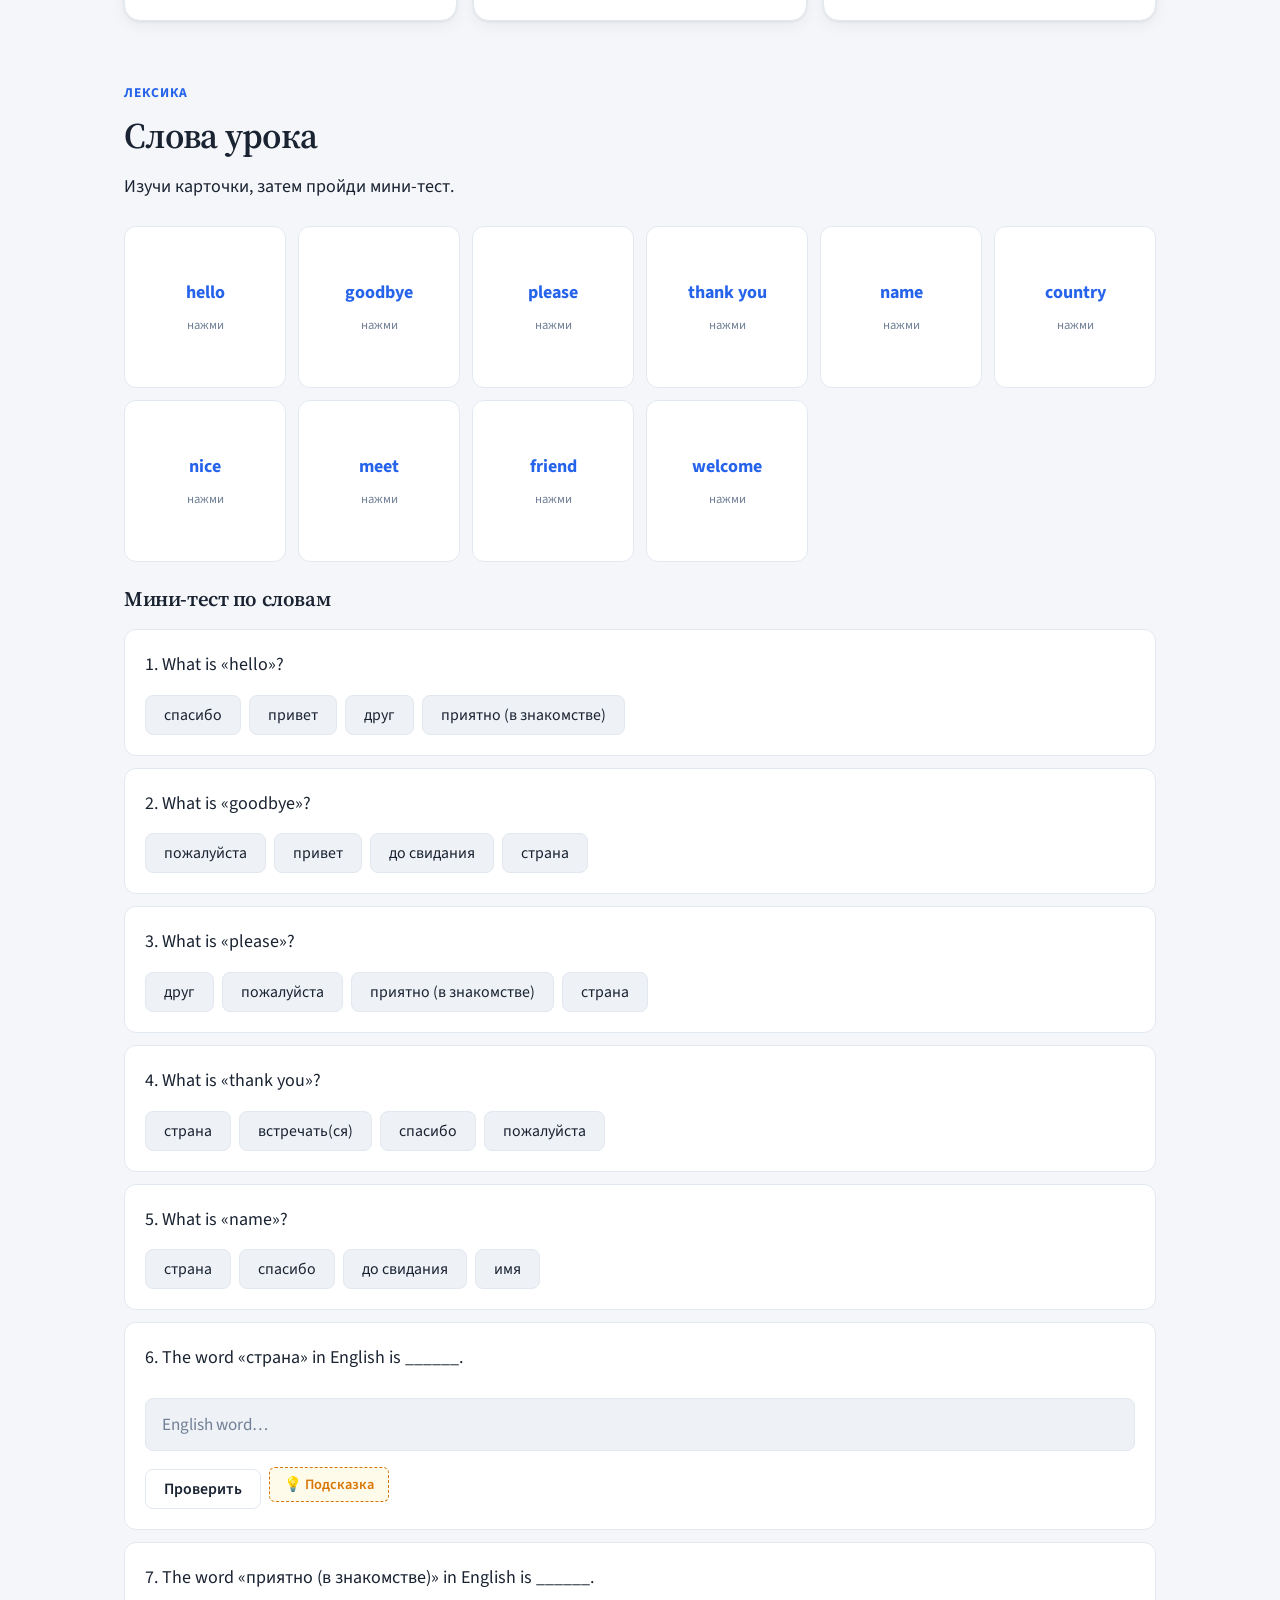
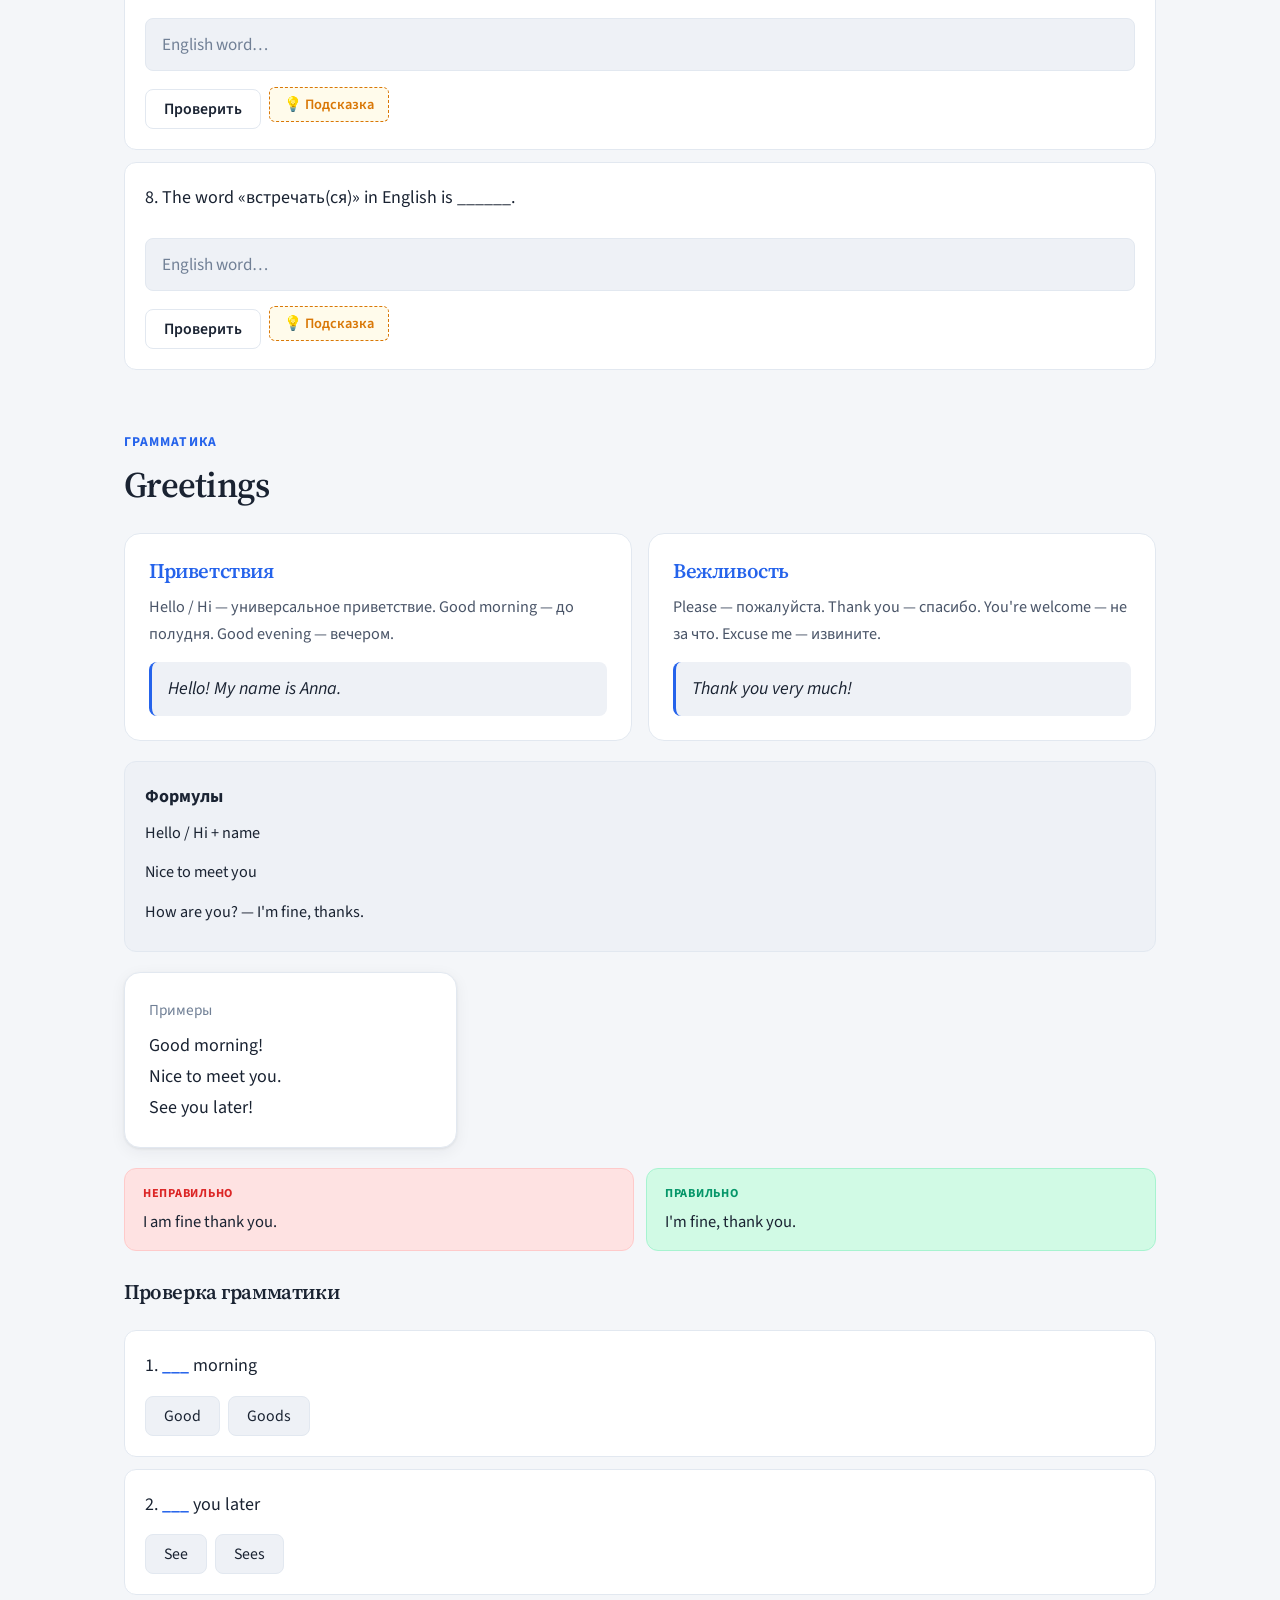
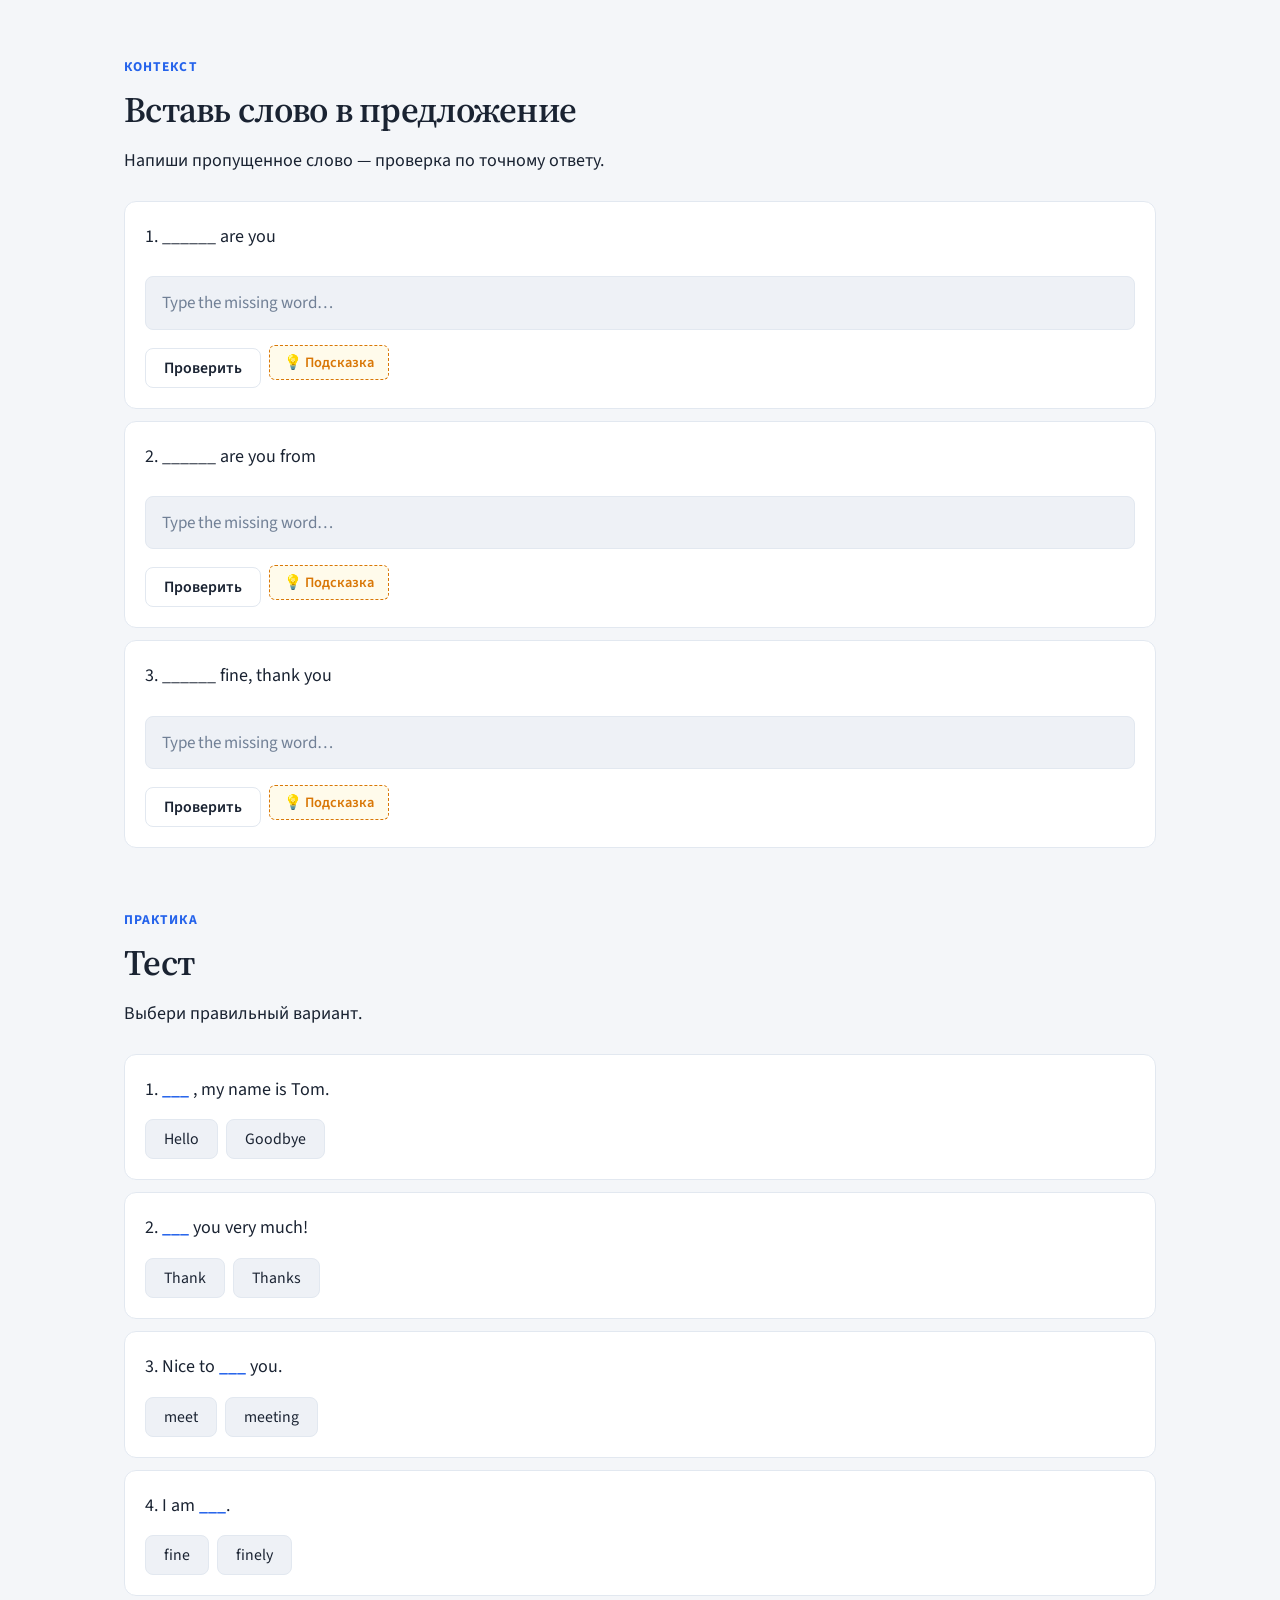
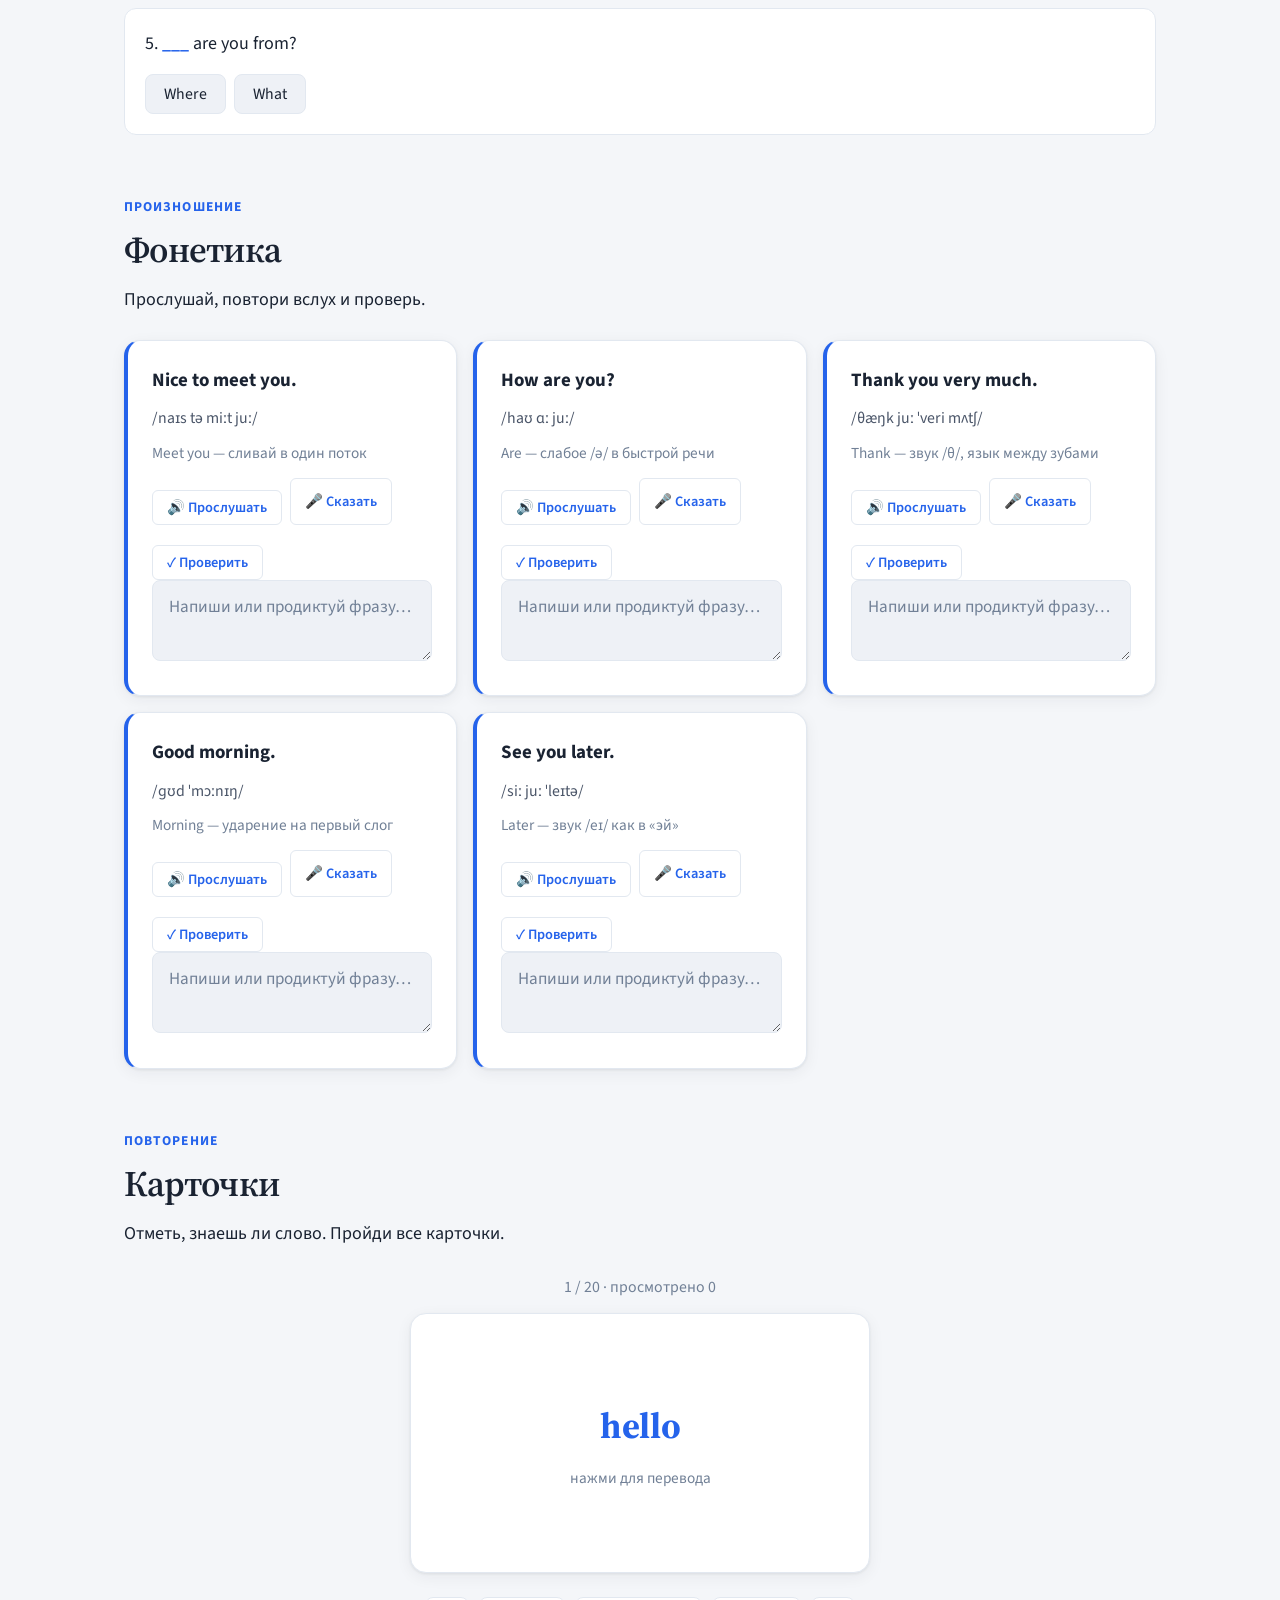
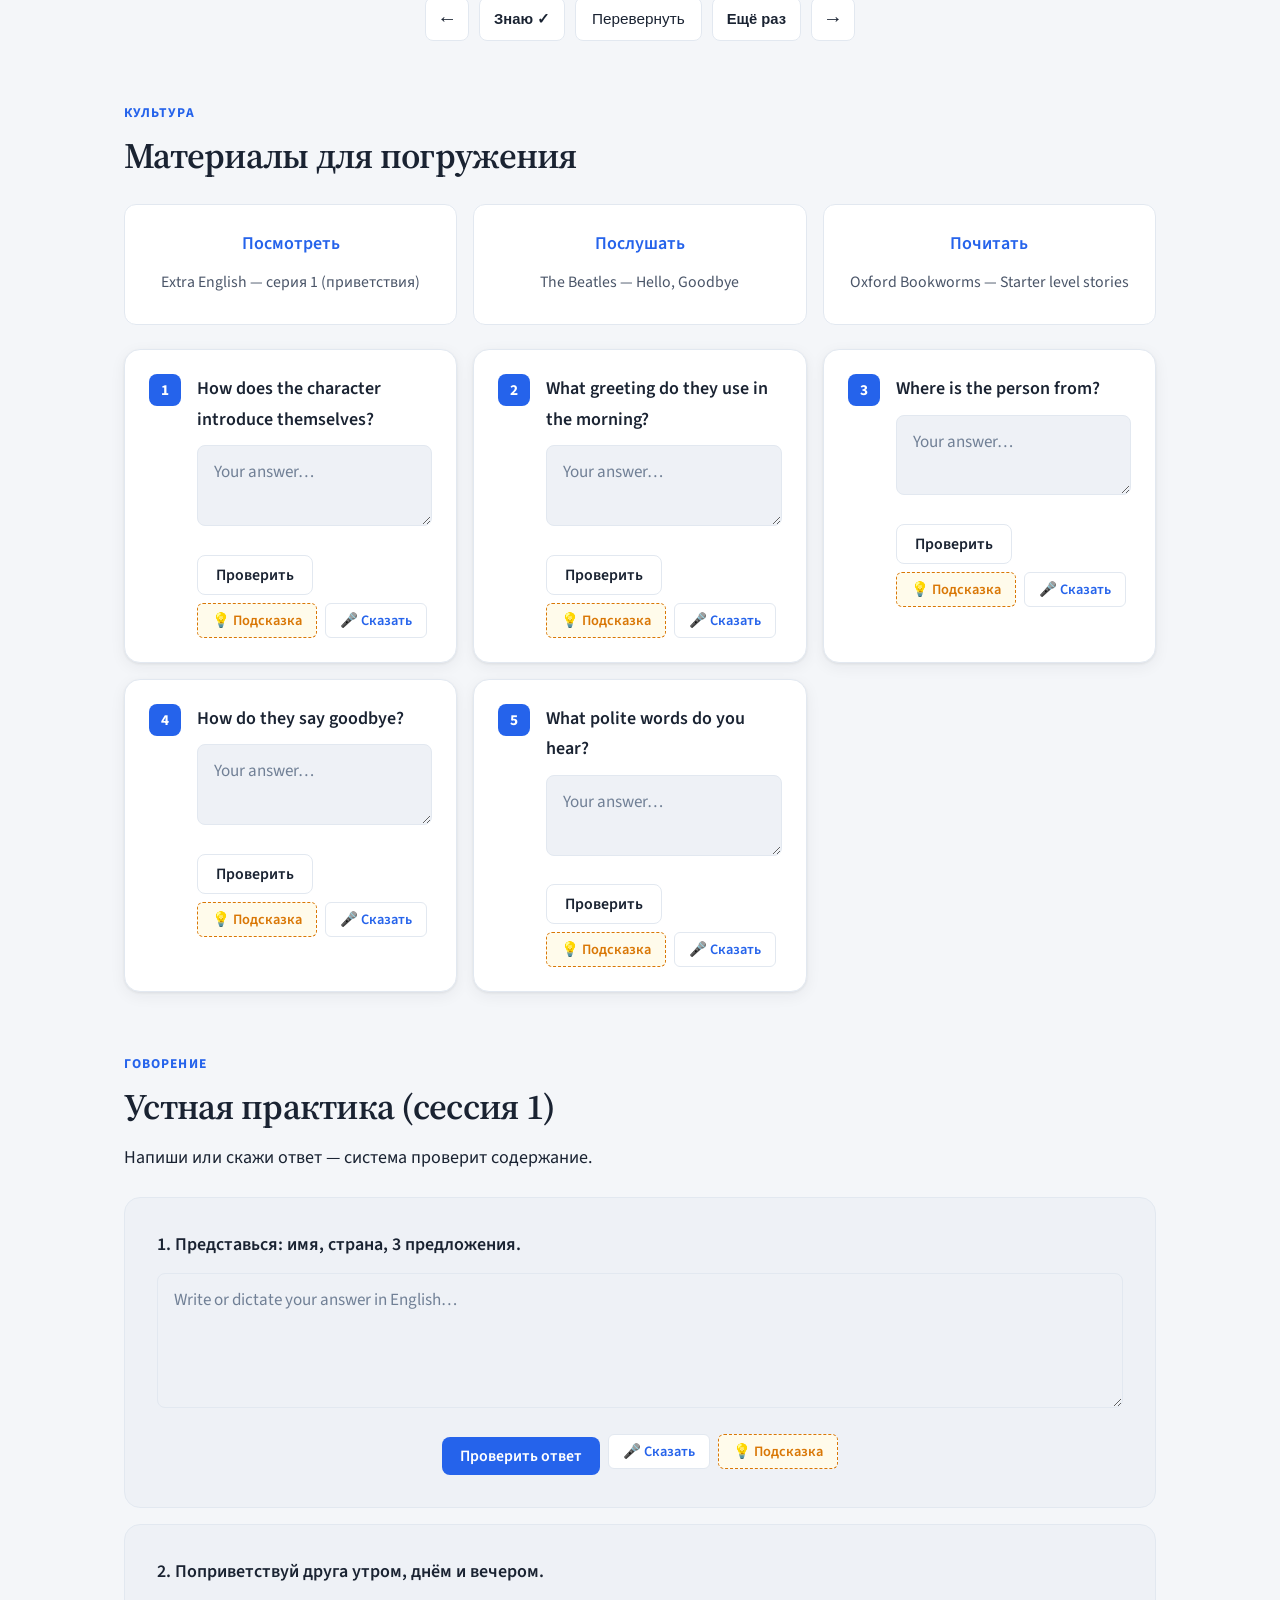
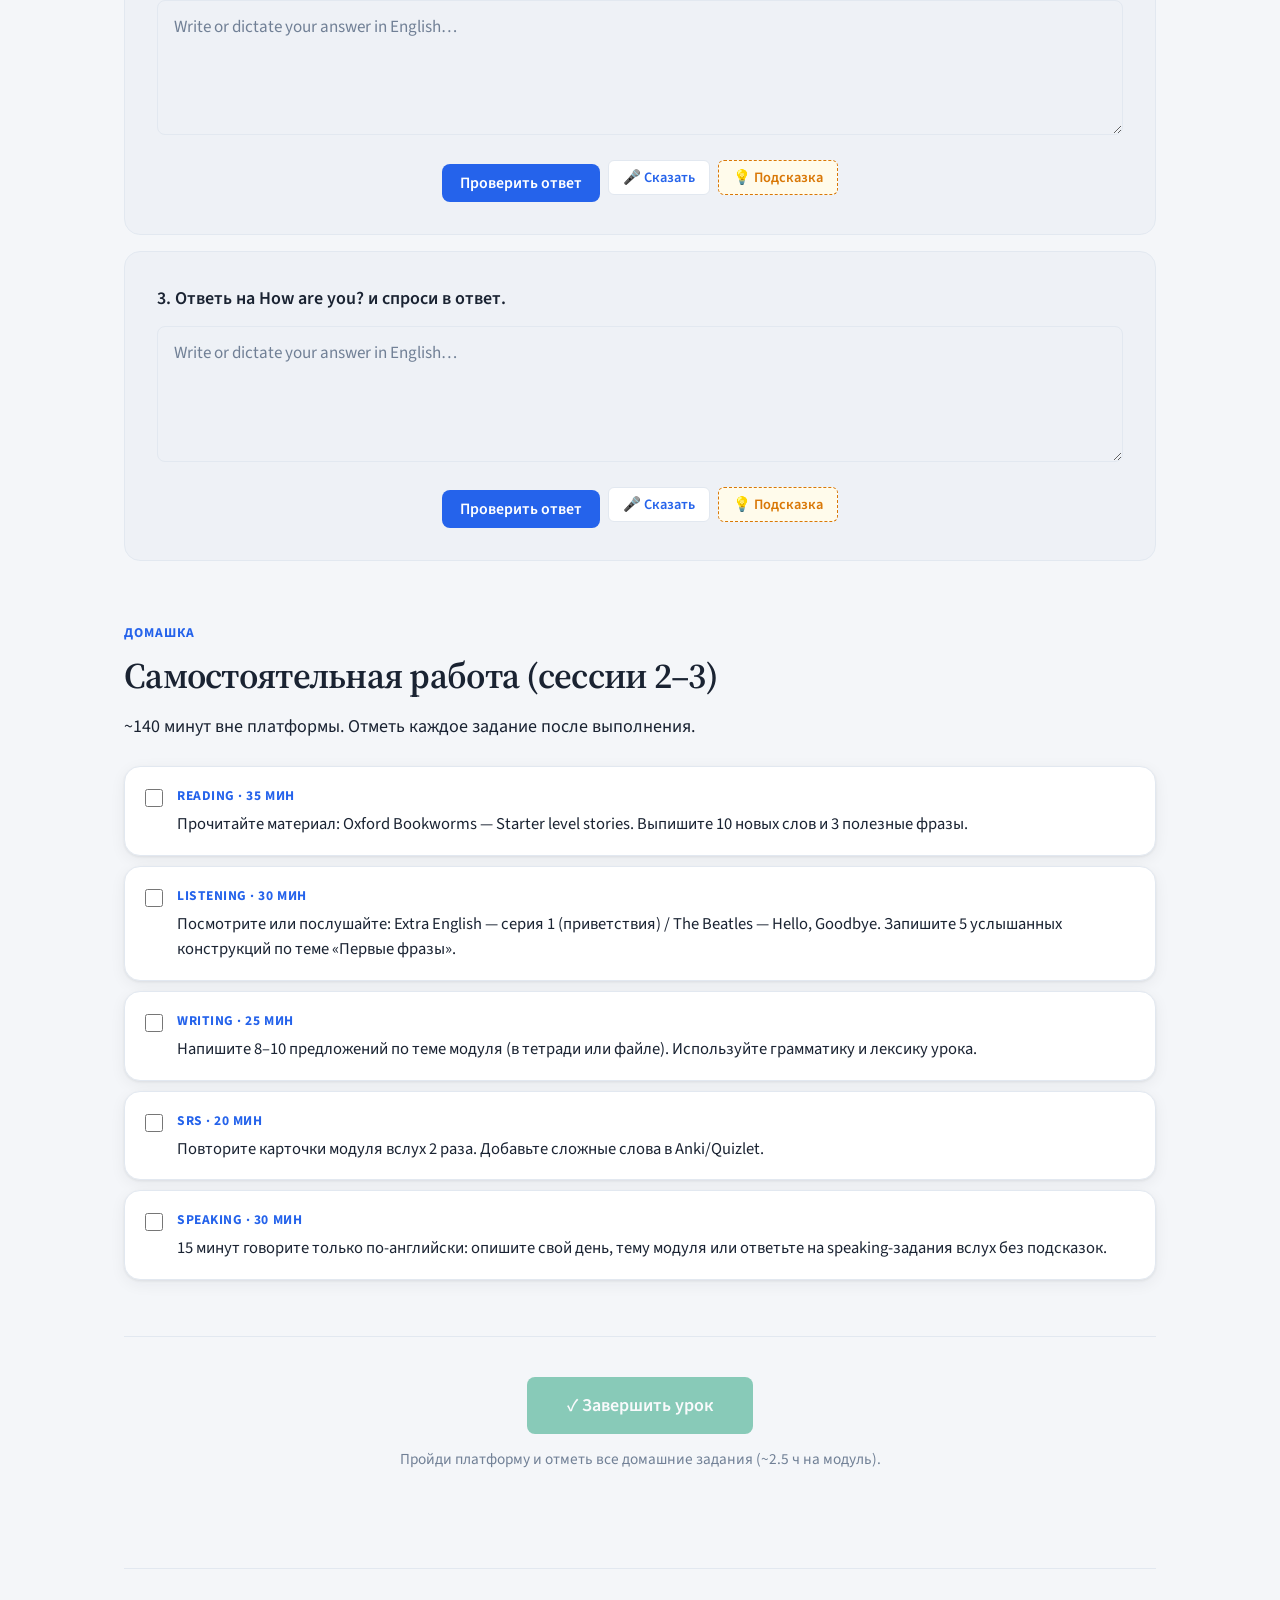
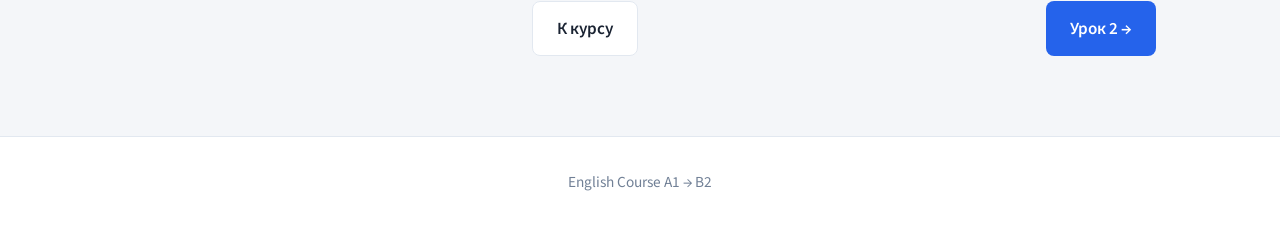
<file: lesson.html>
<!DOCTYPE html>
<html lang="ru">
<head>
  <meta charset="UTF-8">
  <meta name="viewport" content="width=device-width, initial-scale=1.0">
  <title>Урок — English Course</title>
  <link rel="icon" href="assets/favicon.svg" type="image/svg+xml">
  <link rel="apple-touch-icon" href="assets/apple-touch-icon.svg">
  <link rel="preconnect" href="https://fonts.googleapis.com">
  <link rel="preconnect" href="https://fonts.gstatic.com" crossorigin>
  <link href="https://fonts.googleapis.com/css2?family=Source+Sans+3:ital,wght@0,400;0,500;0,600;0,700;1,400&family=Source+Serif+4:ital,wght@0,600;0,700;1,400&display=swap" rel="stylesheet">
  <link rel="stylesheet" href="assets/course.css?v=9">
</head>
<body>
  <div class="progress-bar-top" id="progressBar"></div>
  <div class="bg-accent"><div class="shape s1"></div><div class="shape s2"></div></div>

  <header class="site-header">
    <div class="header-inner">
      <a href="index.html" class="logo">
        <img src="assets/favicon.svg" alt="" class="logo-icon" width="32" height="32">
        English <span>Course</span>
      </a>
      <div class="wallet-bar" id="walletBar">
        <span class="wallet-item" title="Подсказки">💡 <strong id="hintBalance">5</strong></span>
        <span class="wallet-item" title="Монеты за завершённые модули">🪙 <strong id="coinBalance">0</strong></span>
        <button type="button" class="btn btn-secondary btn-sm" id="buyHintsBtn">+3 подсказки · 10🪙</button>
      </div>
      <div id="walletFeedback" class="wallet-feedback"></div>
      <a href="index.html" class="btn btn-secondary" style="padding:8px 16px;font-size:0.85rem">← К курсу</a>
    </div>
  </header>

  <main class="container" id="lessonRoot"></main>

  <footer class="site-footer">English Course A1 → B2</footer>

  <div class="finish-overlay" id="finishOverlay">
    <div class="finish-modal">
      <div style="font-size:3rem;margin-bottom:12px">✓</div>
      <h2>Урок завершён!</h2>
      <p style="color:var(--text-muted);margin-bottom:20px">Прогресс сохранён в браузере.</p>
      <div class="finish-stats">
        <div class="finish-stat"><div class="val" id="modalQuizScore">—</div><div class="lbl">Тест</div></div>
        <div class="finish-stat"><div class="val" id="modalProgress">—</div><div class="lbl">Курс</div></div>
        <div class="finish-stat"><div class="val" id="modalLevel">—</div><div class="lbl">Уровень</div></div>
        <div class="finish-stat"><div class="val">20</div><div class="lbl">Минут</div></div>
      </div>
      <button class="btn btn-primary btn-close-modal" id="closeModalBtn" style="width:100%">Продолжить</button>
    </div>
  </div>

  <script src="assets/curriculum.js?v=9"></script>
  <script src="assets/course.js?v=9"></script>
  <script>
    const id = getLessonParam();
    const lesson = getLesson(id);
    if (!lesson) {
      document.getElementById('lessonRoot').innerHTML = '<p>Урок не найден. <a href="index.html">Вернуться к курсу</a></p>';
    } else {
      renderLesson(lesson);
    }
  </script>
</body>
</html>
</file>
<file: assets/course.css>
:root {
  --bg: #f4f6f9;
  --bg-card: #ffffff;
  --bg-subtle: #eef1f6;
  --text: #1a2332;
  --text-secondary: #4a5568;
  --text-muted: #718096;
  --accent: #2563eb;
  --accent-hover: #1d4ed8;
  --accent-light: #dbeafe;
  --success: #059669;
  --success-bg: #d1fae5;
  --error: #dc2626;
  --error-bg: #fee2e2;
  --warning: #d97706;
  --border: #e2e8f0;
  --shadow: 0 1px 3px rgba(26, 35, 50, 0.08), 0 4px 16px rgba(26, 35, 50, 0.06);
  --shadow-lg: 0 8px 32px rgba(26, 35, 50, 0.12);
  --radius: 12px;
  --radius-lg: 16px;
  --font: 'Source Sans 3', system-ui, -apple-system, sans-serif;
  --font-display: 'Source Serif 4', Georgia, serif;
  --max-width: 1080px;
  --nav-height: 64px;
}

*, *::before, *::after { box-sizing: border-box; margin: 0; padding: 0; }

html { scroll-behavior: smooth; font-size: 18px; }

body {
  font-family: var(--font);
  background: var(--bg);
  color: var(--text);
  line-height: 1.7;
  -webkit-font-smoothing: antialiased;
}

/* ── Layout ── */
.site-header {
  position: sticky;
  top: 0;
  z-index: 100;
  background: rgba(255, 255, 255, 0.92);
  backdrop-filter: blur(12px);
  border-bottom: 1px solid var(--border);
  height: var(--nav-height);
}

.header-inner {
  max-width: var(--max-width);
  margin: 0 auto;
  padding: 0 24px;
  height: 100%;
  display: flex;
  align-items: center;
  justify-content: space-between;
  gap: 16px;
}

.logo {
  font-family: var(--font-display);
  font-size: 1.25rem;
  font-weight: 600;
  color: var(--text);
  text-decoration: none;
  letter-spacing: -0.02em;
  display: inline-flex;
  align-items: center;
  gap: 10px;
}

.logo-icon {
  border-radius: 8px;
  flex-shrink: 0;
}

.logo span { color: var(--accent); }

.progress-bar-top {
  position: fixed;
  top: 0;
  left: 0;
  height: 3px;
  background: var(--accent);
  z-index: 200;
  width: 0%;
  transition: width 0.15s;
}

.container {
  max-width: var(--max-width);
  margin: 0 auto;
  padding: 32px 24px 80px;
}

/* ── Typography ── */
h1, h2, h3 {
  font-family: var(--font-display);
  line-height: 1.3;
  letter-spacing: -0.02em;
}

h1 { font-size: clamp(2rem, 5vw, 2.75rem); font-weight: 700; }
h2 { font-size: clamp(1.5rem, 3vw, 2rem); font-weight: 600; margin-bottom: 12px; }
h3 { font-size: 1.15rem; font-weight: 600; }

.lead {
  font-size: 1.1rem;
  color: var(--text-secondary);
  max-width: 640px;
  line-height: 1.75;
}

.section-tag {
  display: inline-block;
  font-size: 0.75rem;
  font-weight: 700;
  letter-spacing: 0.08em;
  text-transform: uppercase;
  color: var(--accent);
  margin-bottom: 8px;
}

/* ── Buttons ── */
.btn {
  display: inline-flex;
  align-items: center;
  justify-content: center;
  gap: 8px;
  padding: 12px 24px;
  border-radius: 8px;
  font-family: inherit;
  font-size: 0.95rem;
  font-weight: 600;
  cursor: pointer;
  border: none;
  text-decoration: none;
  transition: all 0.2s;
}

.btn-primary {
  background: var(--accent);
  color: #fff;
}
.btn-primary:hover {
  background: var(--accent-hover);
  transform: translateY(-1px);
  box-shadow: var(--shadow);
}

.btn-secondary {
  background: var(--bg-card);
  color: var(--text);
  border: 1px solid var(--border);
}
.btn-secondary:hover {
  background: var(--bg-subtle);
  border-color: #cbd5e0;
}

.btn-success {
  background: var(--success);
  color: #fff;
}
.btn-success:hover { background: #047857; }
.btn-success.done {
  background: var(--text-muted);
  pointer-events: none;
}

/* ── Cards ── */
.card {
  background: var(--bg-card);
  border: 1px solid var(--border);
  border-radius: var(--radius-lg);
  padding: 24px;
  box-shadow: var(--shadow);
  transition: transform 0.25s, box-shadow 0.25s;
}

.card:hover {
  transform: translateY(-2px);
  box-shadow: var(--shadow-lg);
}

.card-grid {
  display: grid;
  grid-template-columns: repeat(auto-fill, minmax(280px, 1fr));
  gap: 16px;
}

/* ── Level badges ── */
.badge {
  display: inline-flex;
  align-items: center;
  padding: 4px 10px;
  border-radius: 6px;
  font-size: 0.72rem;
  font-weight: 700;
  letter-spacing: 0.04em;
  text-transform: uppercase;
}
.badge-a1 { background: #fef3c7; color: #92400e; }
.badge-a2 { background: #dbeafe; color: #1e40af; }
.badge-b1 { background: #d1fae5; color: #065f46; }
.badge-b2 { background: #ede9fe; color: #5b21b6; }

/* ── Course index ── */
.hero {
  padding: 48px 0 56px;
  border-bottom: 1px solid var(--border);
  margin-bottom: 48px;
}

.hero-stats {
  display: flex;
  gap: 32px;
  flex-wrap: wrap;
  margin-top: 32px;
}

.stat {
  text-align: center;
}
.stat-value {
  font-family: var(--font-display);
  font-size: 2rem;
  font-weight: 700;
  color: var(--accent);
}
.stat-label {
  font-size: 0.85rem;
  color: var(--text-muted);
}

.level-section {
  margin-bottom: 48px;
}

.level-header {
  display: flex;
  align-items: center;
  gap: 12px;
  margin-bottom: 20px;
  padding-bottom: 12px;
  border-bottom: 2px solid var(--border);
}

.lesson-list {
  display: grid;
  gap: 12px;
}

.lesson-card {
  display: grid;
  grid-template-columns: auto 1fr auto;
  align-items: center;
  gap: 20px;
  padding: 20px 24px;
  background: var(--bg-card);
  border: 1px solid var(--border);
  border-radius: var(--radius);
  text-decoration: none;
  color: inherit;
  transition: all 0.2s;
}

.lesson-card:hover {
  border-color: var(--accent);
  box-shadow: var(--shadow);
  transform: translateX(4px);
}

.lesson-card.completed {
  border-left: 4px solid var(--success);
}

.lesson-num {
  width: 44px;
  height: 44px;
  display: flex;
  align-items: center;
  justify-content: center;
  background: var(--accent-light);
  color: var(--accent);
  font-weight: 700;
  font-size: 1rem;
  border-radius: 10px;
  flex-shrink: 0;
}

.lesson-card.completed .lesson-num {
  background: var(--success-bg);
  color: var(--success);
}

.lesson-info h3 {
  font-family: var(--font);
  font-size: 1.05rem;
  font-weight: 600;
  margin-bottom: 4px;
}

.lesson-info p {
  font-size: 0.88rem;
  color: var(--text-muted);
}

.lesson-meta {
  display: flex;
  flex-direction: column;
  align-items: flex-end;
  gap: 6px;
}

.lesson-duration {
  font-size: 0.8rem;
  color: var(--text-muted);
}

.check-icon {
  color: var(--success);
  font-size: 1.2rem;
}

/* ── Lesson page ── */
.lesson-hero {
  margin-bottom: 40px;
}

.lesson-hero .breadcrumb {
  font-size: 0.85rem;
  color: var(--text-muted);
  margin-bottom: 16px;
}
.lesson-hero .breadcrumb a {
  color: var(--accent);
  text-decoration: none;
}
.lesson-hero .breadcrumb a:hover { text-decoration: underline; }

.timeline {
  display: grid;
  grid-template-columns: repeat(6, 1fr);
  gap: 8px;
  margin-bottom: 48px;
}
@media (max-width: 700px) {
  .timeline { grid-template-columns: 1fr; }
}

.timeline-step {
  padding: 14px 12px;
  background: var(--bg-card);
  border: 1px solid var(--border);
  border-radius: var(--radius);
  text-align: center;
  font-size: 0.82rem;
}
.timeline-step .time {
  color: var(--accent);
  font-weight: 700;
  font-size: 0.72rem;
  text-transform: uppercase;
  letter-spacing: 0.05em;
}

section {
  margin-bottom: 56px;
  scroll-margin-top: calc(var(--nav-height) + 16px);
}

.section-header {
  margin-bottom: 24px;
}

/* ── Inputs ── */
.answer-input {
  width: 100%;
  background: var(--bg-subtle);
  border: 1px solid var(--border);
  border-radius: 8px;
  padding: 12px 16px;
  color: var(--text);
  font-family: inherit;
  font-size: 0.95rem;
  line-height: 1.6;
  resize: vertical;
  min-height: 48px;
  transition: border-color 0.2s, box-shadow 0.2s;
}
.answer-input:focus {
  outline: none;
  border-color: var(--accent);
  box-shadow: 0 0 0 3px var(--accent-light);
  background: #fff;
}
.answer-input::placeholder { color: var(--text-muted); }

.question-card {
  display: flex;
  gap: 16px;
  align-items: flex-start;
}
.q-num {
  flex-shrink: 0;
  width: 32px;
  height: 32px;
  display: flex;
  align-items: center;
  justify-content: center;
  background: var(--accent);
  color: #fff;
  font-weight: 700;
  font-size: 0.85rem;
  border-radius: 8px;
}
.q-text {
  font-weight: 600;
  margin-bottom: 10px;
  font-size: 1rem;
}

/* ── Vocabulary flip cards ── */
.vocab-grid {
  display: grid;
  grid-template-columns: repeat(auto-fill, minmax(150px, 1fr));
  gap: 12px;
}

.vocab-card {
  aspect-ratio: 1;
  perspective: 800px;
  cursor: pointer;
}
.vocab-inner {
  width: 100%;
  height: 100%;
  position: relative;
  transform-style: preserve-3d;
  transition: transform 0.5s;
  border-radius: var(--radius);
}
.vocab-card.flipped .vocab-inner { transform: rotateY(180deg); }

.vocab-front, .vocab-back {
  position: absolute;
  inset: 0;
  backface-visibility: hidden;
  border-radius: var(--radius);
  display: flex;
  flex-direction: column;
  align-items: center;
  justify-content: center;
  padding: 14px;
  text-align: center;
  border: 1px solid var(--border);
}
.vocab-front { background: var(--bg-card); }
.vocab-back {
  background: var(--accent-light);
  transform: rotateY(180deg);
}
.vocab-word {
  font-weight: 700;
  font-size: 1rem;
  color: var(--accent);
}
.vocab-trans {
  font-weight: 600;
  color: var(--text);
}
.vocab-hint {
  font-size: 0.7rem;
  color: var(--text-muted);
  margin-top: 6px;
}

/* ── Grammar ── */
.grammar-compare {
  display: grid;
  grid-template-columns: 1fr 1fr;
  gap: 16px;
  margin-bottom: 20px;
}
@media (max-width: 600px) {
  .grammar-compare { grid-template-columns: 1fr; }
}

.grammar-box {
  padding: 24px;
  border-radius: var(--radius-lg);
  border: 1px solid var(--border);
  background: var(--bg-card);
}
.grammar-box h3 { margin-bottom: 8px; color: var(--accent); }
.grammar-box .ru-desc {
  color: var(--text-secondary);
  font-size: 0.9rem;
  margin-bottom: 14px;
}
.grammar-box .example {
  padding: 12px 16px;
  background: var(--bg-subtle);
  border-radius: 8px;
  border-left: 3px solid var(--accent);
  font-style: italic;
}

.formula-box {
  background: var(--bg-subtle);
  border: 1px solid var(--border);
  border-radius: var(--radius);
  padding: 20px;
  margin-bottom: 20px;
}
.formula-box code {
  display: block;
  font-family: 'Source Sans 3', monospace;
  font-size: 0.9rem;
  padding: 6px 0;
  color: var(--text);
}

.mistake-box {
  display: flex;
  gap: 12px;
  flex-wrap: wrap;
}
.mistake-wrong, .mistake-right {
  flex: 1;
  min-width: 220px;
  padding: 14px 18px;
  border-radius: var(--radius);
  font-size: 0.92rem;
}
.mistake-wrong { background: var(--error-bg); border: 1px solid #fecaca; }
.mistake-right { background: var(--success-bg); border: 1px solid #a7f3d0; }
.mistake-label {
  font-size: 0.68rem;
  font-weight: 700;
  text-transform: uppercase;
  letter-spacing: 0.06em;
  margin-bottom: 4px;
}
.mistake-wrong .mistake-label { color: var(--error); }
.mistake-right .mistake-label { color: var(--success); }

/* ── Quiz ── */
.quiz-item {
  background: var(--bg-card);
  border: 1px solid var(--border);
  border-radius: var(--radius);
  padding: 20px;
  margin-bottom: 12px;
}
.quiz-item.correct { border-color: var(--success); background: var(--success-bg); }
.quiz-item.wrong { border-color: var(--error); background: var(--error-bg); }

.quiz-sentence { margin-bottom: 14px; font-size: 1rem; }
.quiz-options { display: flex; gap: 8px; flex-wrap: wrap; }

.quiz-btn {
  padding: 8px 18px;
  border-radius: 8px;
  border: 1px solid var(--border);
  background: var(--bg-subtle);
  color: var(--text);
  font-family: inherit;
  font-size: 0.88rem;
  cursor: pointer;
  transition: all 0.2s;
}
.quiz-btn:hover:not(:disabled) {
  border-color: var(--accent);
  background: var(--accent-light);
}
.quiz-btn:disabled { cursor: default; opacity: 0.8; }
.quiz-btn.selected-correct { background: var(--success); color: #fff; border-color: var(--success); }
.quiz-btn.selected-wrong { background: var(--error); color: #fff; border-color: var(--error); }

.quiz-score {
  text-align: center;
  padding: 28px;
  background: var(--bg-card);
  border: 1px solid var(--border);
  border-radius: var(--radius-lg);
  margin-top: 20px;
  display: none;
}
.quiz-score.visible { display: block; }
.quiz-score .score-num {
  font-family: var(--font-display);
  font-size: 2.5rem;
  font-weight: 700;
  color: var(--accent);
}

/* ── Pronunciation ── */
.pron-card { border-left: 4px solid var(--accent); }
.pron-phrase {
  font-weight: 700;
  font-size: 1.05rem;
  margin-bottom: 8px;
  color: var(--text);
}
.pron-ipa {
  font-family: 'Source Sans 3', monospace;
  font-size: 0.88rem;
  color: var(--text-secondary);
  margin-bottom: 8px;
}
.pron-tip { font-size: 0.85rem; color: var(--text-muted); }
.speak-btn {
  margin-top: 12px;
  padding: 6px 14px;
  border-radius: 6px;
  border: 1px solid var(--border);
  background: #fff;
  color: var(--accent);
  font-family: inherit;
  font-size: 0.8rem;
  font-weight: 600;
  cursor: pointer;
}
.speak-btn:hover { background: var(--accent-light); }

/* ── Flashcards ── */
.flashcard-deck {
  perspective: 1000px;
  max-width: 460px;
  margin: 0 auto 24px;
  height: 260px;
}
.flashcard {
  width: 100%;
  height: 100%;
  position: relative;
  transform-style: preserve-3d;
  transition: transform 0.6s;
  cursor: pointer;
}
.flashcard.flipped { transform: rotateY(180deg); }

.flashcard-face {
  position: absolute;
  inset: 0;
  backface-visibility: hidden;
  border-radius: var(--radius-lg);
  display: flex;
  flex-direction: column;
  align-items: center;
  justify-content: center;
  padding: 32px;
  text-align: center;
  border: 1px solid var(--border);
  background: var(--bg-card);
  box-shadow: var(--shadow);
}
.flashcard-back { transform: rotateY(180deg); background: var(--accent-light); }

.fc-word {
  font-family: var(--font-display);
  font-size: 2rem;
  font-weight: 700;
  color: var(--accent);
  margin-bottom: 8px;
}
.fc-trans {
  font-size: 1.4rem;
  font-weight: 600;
  margin-bottom: 12px;
}
.fc-example {
  font-size: 0.9rem;
  color: var(--text-secondary);
  font-style: italic;
}
.fc-counter {
  text-align: center;
  color: var(--text-muted);
  font-size: 0.88rem;
  margin-bottom: 12px;
}
.fc-nav {
  display: flex;
  justify-content: center;
  gap: 10px;
}
.fc-nav button {
  width: 44px;
  height: 44px;
  border-radius: 8px;
  border: 1px solid var(--border);
  background: var(--bg-card);
  color: var(--text);
  font-size: 1.1rem;
  cursor: pointer;
}
.fc-nav button:hover {
  background: var(--accent);
  color: #fff;
  border-color: var(--accent);
}

/* ── Culture ── */
.culture-grid {
  display: grid;
  grid-template-columns: repeat(3, 1fr);
  gap: 16px;
  margin-bottom: 24px;
}
@media (max-width: 700px) {
  .culture-grid { grid-template-columns: 1fr; }
}

.culture-item {
  text-align: center;
  padding: 24px 16px;
  background: var(--bg-card);
  border: 1px solid var(--border);
  border-radius: var(--radius);
}
.culture-item h4 {
  font-weight: 600;
  color: var(--accent);
  margin-bottom: 10px;
}
.culture-item ul {
  list-style: none;
  font-size: 0.88rem;
  color: var(--text-secondary);
}
.culture-item li { margin-bottom: 4px; }

/* ── Speaking ── */
.challenge-box {
  background: var(--bg-subtle);
  border: 1px solid var(--border);
  border-radius: var(--radius-lg);
  padding: 32px;
  text-align: center;
}
.challenge-list {
  list-style: none;
  max-width: 420px;
  margin: 0 auto 20px;
  text-align: left;
}
.challenge-list li {
  padding: 8px 14px;
  background: #fff;
  border-radius: 8px;
  margin-bottom: 8px;
  font-size: 0.92rem;
  border: 1px solid var(--border);
}
.challenge-list li::before {
  content: '→ ';
  color: var(--accent);
  font-weight: 700;
}

/* ── Validation & progress ── */
.section-progress {
  margin-bottom: 24px;
  padding: 14px 18px;
  background: var(--bg-card);
  border: 1px solid var(--border);
  border-radius: var(--radius);
}
.section-progress-label {
  font-size: 0.85rem;
  font-weight: 600;
  margin-bottom: 8px;
  color: var(--text-secondary);
}
.section-progress-track {
  height: 8px;
  background: var(--bg-subtle);
  border-radius: 8px;
  overflow: hidden;
}
.section-progress-fill {
  height: 100%;
  background: var(--success);
  width: 0%;
  transition: width 0.3s;
  border-radius: 8px;
}

.check-btn { margin-top: 10px; padding: 8px 18px; font-size: 0.88rem; }
.answer-actions {
  display: flex;
  flex-wrap: wrap;
  gap: 8px;
  align-items: center;
  margin-top: 8px;
}

.check-feedback {
  width: 100%;
  margin-top: 8px;
  padding: 10px 14px;
  border-radius: 8px;
  font-size: 0.88rem;
  display: none;
}
.check-feedback.ok,
.check-feedback.fail { display: block; }
.check-feedback.ok { background: var(--success-bg); color: #065f46; border: 1px solid #a7f3d0; }
.check-feedback.fail { background: var(--error-bg); color: #991b1b; border: 1px solid #fecaca; }
.sample-answer {
  margin-top: 6px;
  font-size: 0.82rem;
  opacity: 0.9;
  font-style: italic;
}

.mic-btn, .check-pron-btn {
  padding: 6px 14px;
  border-radius: 6px;
  border: 1px solid var(--border);
  background: #fff;
  color: var(--accent);
  font-family: inherit;
  font-size: 0.8rem;
  font-weight: 600;
  cursor: pointer;
}
.mic-btn:hover, .check-pron-btn:hover { background: var(--accent-light); }
.mic-btn.listening { background: var(--error-bg); color: var(--error); border-color: #fecaca; }
.mic-btn:disabled { opacity: 0.5; cursor: not-allowed; }

.wallet-bar {
  display: flex;
  flex-wrap: wrap;
  align-items: center;
  gap: 8px 12px;
  margin-left: auto;
}
.wallet-bar-compact { margin-left: 0; }
.wallet-item {
  font-size: 0.82rem;
  color: var(--text-secondary);
  white-space: nowrap;
}
.wallet-item strong { color: var(--accent); }
.btn-sm {
  padding: 6px 12px !important;
  font-size: 0.78rem !important;
}
.btn-hint {
  padding: 6px 14px;
  border-radius: 6px;
  border: 1px dashed var(--warning);
  background: #fffbeb;
  color: var(--warning);
  font-family: inherit;
  font-size: 0.8rem;
  font-weight: 600;
  cursor: pointer;
}
.btn-hint:hover { background: #fef3c7; }
.wallet-feedback {
  width: 100%;
  font-size: 0.78rem;
  padding: 4px 0;
  display: none;
}
.wallet-feedback.ok,
.wallet-feedback.fail { display: block; }
.wallet-feedback.ok { color: var(--success); }
.wallet-feedback.fail { color: var(--error); }

@media (max-width: 700px) {
  .header-inner { flex-wrap: wrap; height: auto; padding: 12px 16px; }
  .wallet-bar { width: 100%; justify-content: flex-start; margin-left: 0; }
}

.pron-actions {
  display: flex;
  flex-wrap: wrap;
  gap: 8px;
  margin-top: 12px;
}

.gap-input { margin-top: 10px; }

.btn-disabled {
  opacity: 0.45;
  cursor: not-allowed;
  pointer-events: none;
}

.theory-card { padding: 28px; }
.theory-cefr {
  font-size: 0.88rem;
  color: var(--accent);
  font-weight: 600;
  margin-bottom: 16px;
  padding: 10px 14px;
  background: var(--accent-light);
  border-radius: 8px;
}
.theory-reading {
  font-size: 0.95rem;
  color: var(--text-secondary);
  line-height: 1.8;
}
.theory-reading h4 {
  font-family: var(--font);
  font-size: 1rem;
  margin: 16px 0 8px;
  color: var(--text);
}
.theory-points {
  margin-top: 20px;
  padding-left: 20px;
  color: var(--text-secondary);
  font-size: 0.92rem;
}
.theory-points li { margin-bottom: 8px; }

.fc-grade {
  width: auto !important;
  padding: 0 14px !important;
  font-size: 0.82rem !important;
  font-weight: 600;
}
.fc-grade.know:hover { background: var(--success) !important; border-color: var(--success) !important; color: #fff !important; }
.fc-grade.unknown:hover { background: var(--warning) !important; border-color: var(--warning) !important; color: #fff !important; }

.hours-grid {
  display: grid;
  grid-template-columns: repeat(4, 1fr);
  gap: 12px;
}
@media (max-width: 700px) {
  .hours-grid { grid-template-columns: repeat(2, 1fr); }
}
.hours-cell {
  text-align: center;
  padding: 16px;
  background: var(--bg-subtle);
  border-radius: var(--radius);
  border: 1px solid var(--border);
}
.hours-val {
  font-family: var(--font-display);
  font-size: 1.5rem;
  font-weight: 700;
  color: var(--accent);
}
.hours-lbl {
  font-size: 0.78rem;
  color: var(--text-muted);
  margin-top: 4px;
}

.session-list {
  list-style: none;
  font-size: 0.88rem;
  color: var(--text-secondary);
}
.session-list li {
  padding: 8px 0;
  border-bottom: 1px solid var(--border);
}
.session-list li:last-child { border-bottom: none; }
.session-time {
  display: inline-block;
  min-width: 52px;
  font-weight: 700;
  color: var(--accent);
  font-size: 0.82rem;
}

.homework-item {
  display: flex;
  gap: 14px;
  align-items: flex-start;
  padding: 18px 20px !important;
  margin-bottom: 10px;
  cursor: pointer;
  transition: border-color 0.2s;
}
.homework-item.hw-done {
  border-color: var(--success);
  background: var(--success-bg);
}
.homework-item input {
  margin-top: 4px;
  width: 18px;
  height: 18px;
  flex-shrink: 0;
}
.hw-meta {
  font-size: 0.75rem;
  text-transform: uppercase;
  letter-spacing: 0.04em;
  color: var(--accent);
  font-weight: 700;
  margin-bottom: 4px;
}
.hw-task {
  font-size: 0.92rem;
  color: var(--text);
  line-height: 1.5;
}

/* ── Finish ── */
.finish-section {
  text-align: center;
  padding: 40px 0;
  border-top: 1px solid var(--border);
}
.finish-hint {
  margin-top: 12px;
  font-size: 0.85rem;
  color: var(--text-muted);
}

.finish-overlay {
  position: fixed;
  inset: 0;
  z-index: 1000;
  background: rgba(26, 35, 50, 0.5);
  backdrop-filter: blur(4px);
  display: flex;
  align-items: center;
  justify-content: center;
  padding: 24px;
  opacity: 0;
  visibility: hidden;
  transition: all 0.3s;
}
.finish-overlay.visible { opacity: 1; visibility: visible; }

.finish-modal {
  background: #fff;
  border-radius: var(--radius-lg);
  padding: 40px 32px;
  max-width: 420px;
  width: 100%;
  text-align: center;
  box-shadow: var(--shadow-lg);
  transform: scale(0.95);
  transition: transform 0.3s;
}
.finish-overlay.visible .finish-modal { transform: scale(1); }

.finish-modal h2 {
  color: var(--accent);
  margin-bottom: 8px;
}
.finish-stats {
  display: grid;
  grid-template-columns: 1fr 1fr;
  gap: 10px;
  margin: 24px 0;
}
.finish-stat {
  padding: 14px;
  background: var(--bg-subtle);
  border-radius: var(--radius);
}
.finish-stat .val {
  font-family: var(--font-display);
  font-size: 1.5rem;
  font-weight: 700;
  color: var(--accent);
}
.finish-stat .lbl {
  font-size: 0.75rem;
  color: var(--text-muted);
}

/* ── Lesson nav ── */
.lesson-nav {
  display: flex;
  justify-content: space-between;
  gap: 16px;
  margin-top: 48px;
  padding-top: 32px;
  border-top: 1px solid var(--border);
}

/* ── Footer ── */
.site-footer {
  text-align: center;
  padding: 32px 24px;
  color: var(--text-muted);
  font-size: 0.85rem;
  border-top: 1px solid var(--border);
  background: var(--bg-card);
}

/* ── Reveal ── */
.reveal {
  opacity: 0;
  transform: translateY(24px);
  transition: all 0.6s ease;
}
.reveal.visible {
  opacity: 1;
  transform: translateY(0);
}

/* ── Subtle 3D accent (no coffee theme) ── */
.bg-accent {
  position: fixed;
  inset: 0;
  z-index: -1;
  overflow: hidden;
  pointer-events: none;
}
.bg-accent .shape {
  position: absolute;
  border-radius: 50%;
  opacity: 0.4;
}
.bg-accent .s1 {
  width: 600px; height: 600px;
  background: radial-gradient(circle, #dbeafe 0%, transparent 70%);
  top: -200px; right: -150px;
}
.bg-accent .s2 {
  width: 500px; height: 500px;
  background: radial-gradient(circle, #ede9fe 0%, transparent 70%);
  bottom: -100px; left: -100px;
}
</file>
